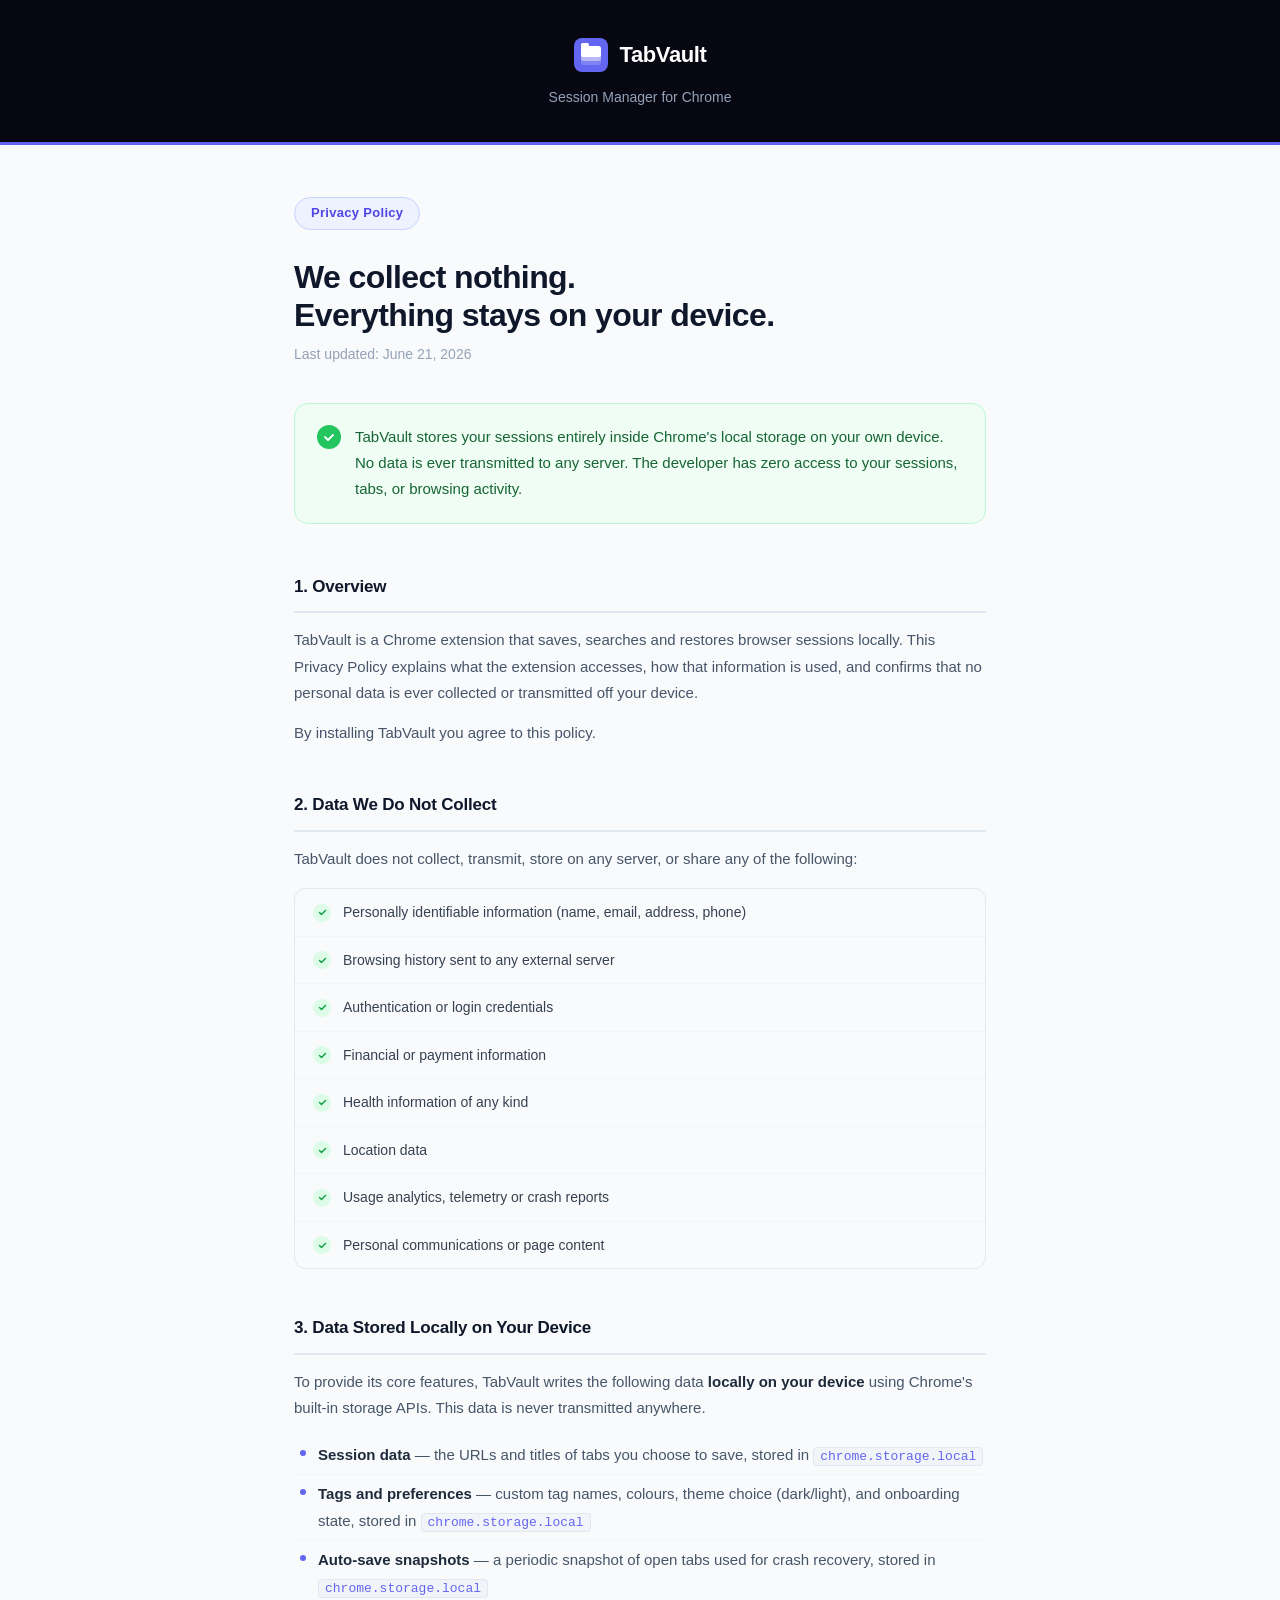
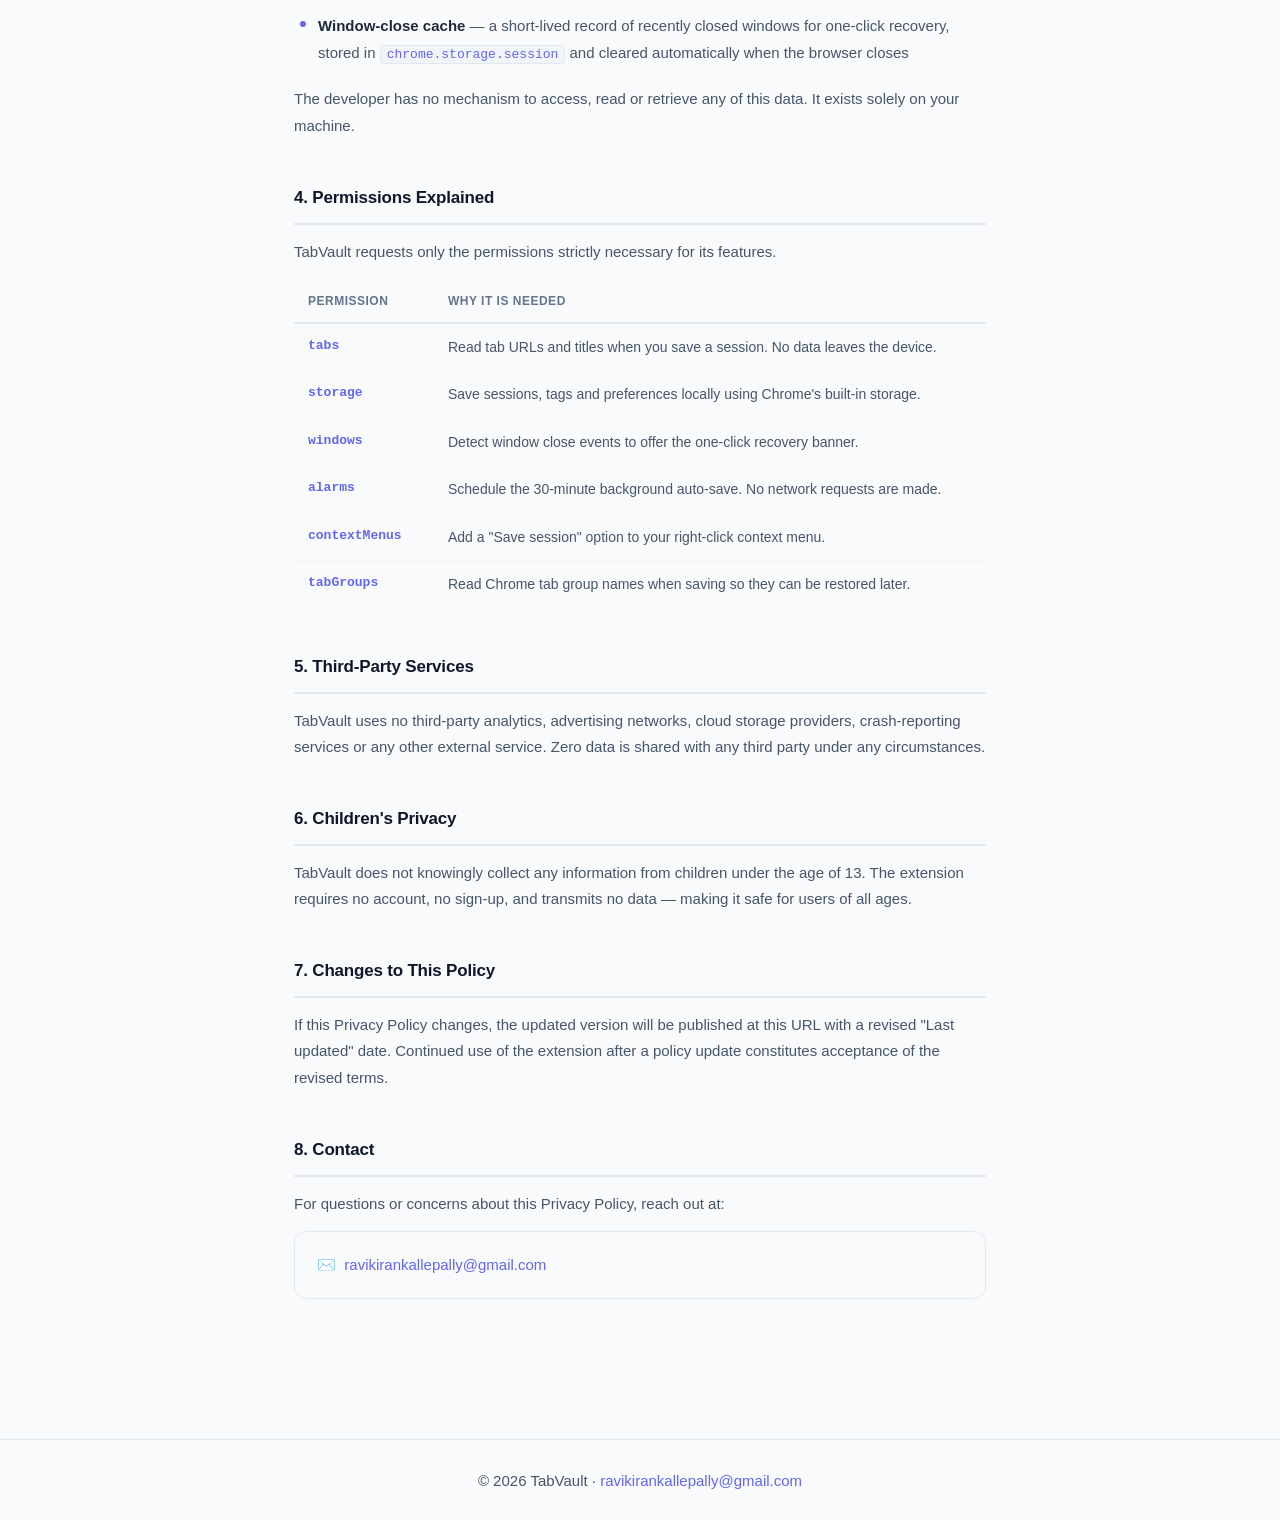
<file: docs/index.html>
<!DOCTYPE html>
<html lang="en">
<head>
  <meta charset="UTF-8" />
  <meta name="viewport" content="width=device-width, initial-scale=1.0" />
  <title>Privacy Policy — TabVault</title>
  <style>
    *, *::before, *::after { box-sizing: border-box; margin: 0; padding: 0; }

    body {
      font-family: -apple-system, BlinkMacSystemFont, 'Segoe UI', Roboto,
                   'Helvetica Neue', Arial, sans-serif;
      background: #f8fafc;
      color: #334155;
      line-height: 1.75;
      -webkit-font-smoothing: antialiased;
    }

    /* ── Header ── */
    header {
      background: #070712;
      padding: 36px 24px 32px;
      text-align: center;
      border-bottom: 3px solid #6366f1;
    }

    .brand {
      display: inline-flex;
      align-items: center;
      gap: 12px;
      margin-bottom: 6px;
    }

    .brand svg { flex-shrink: 0; }

    .brand-name {
      font-size: 22px;
      font-weight: 700;
      color: #ffffff;
      letter-spacing: -0.4px;
    }

    header .sub {
      color: #94a3b8;
      font-size: 14px;
      margin-top: 4px;
    }

    /* ── Main content ── */
    main {
      max-width: 740px;
      margin: 0 auto;
      padding: 52px 24px 96px;
    }

    .page-label {
      display: inline-block;
      background: #eef2ff;
      color: #4f46e5;
      border: 1px solid #c7d2fe;
      border-radius: 100px;
      padding: 4px 16px;
      font-size: 13px;
      font-weight: 600;
      letter-spacing: 0.3px;
      margin-bottom: 28px;
    }

    .page-title {
      font-size: 32px;
      font-weight: 800;
      color: #0f172a;
      letter-spacing: -0.6px;
      margin-bottom: 8px;
      line-height: 1.2;
    }

    .page-date {
      font-size: 14px;
      color: #94a3b8;
      margin-bottom: 36px;
    }

    /* Summary callout */
    .callout {
      display: flex;
      align-items: flex-start;
      gap: 14px;
      background: #f0fdf4;
      border: 1px solid #bbf7d0;
      border-radius: 14px;
      padding: 20px 22px;
      margin-bottom: 48px;
    }

    .callout-icon {
      flex-shrink: 0;
      width: 24px;
      height: 24px;
      background: #22c55e;
      border-radius: 50%;
      display: flex;
      align-items: center;
      justify-content: center;
      margin-top: 1px;
    }

    .callout-icon svg { display: block; }

    .callout p {
      font-size: 15px;
      font-weight: 500;
      color: #166534;
      margin: 0;
    }

    /* Sections */
    section { margin-bottom: 44px; }

    h2 {
      font-size: 17px;
      font-weight: 700;
      color: #0f172a;
      margin-bottom: 14px;
      padding-bottom: 10px;
      border-bottom: 2px solid #e2e8f0;
      letter-spacing: -0.2px;
    }

    p {
      font-size: 15px;
      color: #475569;
      margin-bottom: 14px;
    }

    p:last-child { margin-bottom: 0; }

    ul {
      padding-left: 0;
      list-style: none;
      margin-bottom: 14px;
    }

    ul li {
      font-size: 15px;
      color: #475569;
      padding: 6px 0 6px 24px;
      position: relative;
      border-bottom: 1px solid #f1f5f9;
    }

    ul li:last-child { border-bottom: none; }

    ul li::before {
      content: '';
      position: absolute;
      left: 6px;
      top: 14px;
      width: 6px;
      height: 6px;
      background: #6366f1;
      border-radius: 50%;
    }

    strong { color: #1e293b; font-weight: 600; }

    code {
      background: #f1f5f9;
      border: 1px solid #e2e8f0;
      border-radius: 4px;
      padding: 1px 6px;
      font-size: 13px;
      font-family: 'SF Mono', 'Fira Code', Consolas, monospace;
      color: #6366f1;
    }

    /* "Not collected" checklist */
    .checklist {
      border: 1px solid #e2e8f0;
      border-radius: 12px;
      overflow: hidden;
      margin: 16px 0 20px;
    }

    .check-row {
      display: flex;
      align-items: center;
      gap: 12px;
      padding: 11px 18px;
      border-bottom: 1px solid #f1f5f9;
      font-size: 14px;
      color: #374151;
    }

    .check-row:last-child { border-bottom: none; }

    .check-row .tick {
      flex-shrink: 0;
      width: 18px;
      height: 18px;
      background: #dcfce7;
      border-radius: 50%;
      display: flex;
      align-items: center;
      justify-content: center;
    }

    /* Permissions table */
    .perm-table {
      width: 100%;
      border-collapse: collapse;
      font-size: 14px;
      margin: 16px 0;
    }

    .perm-table th {
      text-align: left;
      background: #f8fafc;
      color: #64748b;
      font-weight: 600;
      font-size: 12px;
      text-transform: uppercase;
      letter-spacing: 0.5px;
      padding: 10px 14px;
      border-bottom: 2px solid #e2e8f0;
    }

    .perm-table td {
      padding: 11px 14px;
      border-bottom: 1px solid #f1f5f9;
      color: #475569;
      vertical-align: top;
    }

    .perm-table tr:last-child td { border-bottom: none; }

    .perm-table td:first-child {
      font-family: 'SF Mono', 'Fira Code', Consolas, monospace;
      color: #6366f1;
      font-size: 13px;
      white-space: nowrap;
      font-weight: 600;
      width: 140px;
    }

    /* Contact */
    .contact-card {
      background: #f8fafc;
      border: 1px solid #e2e8f0;
      border-radius: 12px;
      padding: 20px 22px;
      margin-top: 12px;
    }

    .contact-card p { margin: 0; font-size: 15px; }

    .contact-card a {
      color: #6366f1;
      text-decoration: none;
      font-weight: 500;
    }

    .contact-card a:hover { text-decoration: underline; }

    /* Footer */
    footer {
      text-align: center;
      padding: 28px 24px;
      border-top: 1px solid #e2e8f0;
      font-size: 13px;
      color: #94a3b8;
    }

    footer a { color: #6366f1; text-decoration: none; }

    /* Responsive */
    @media (max-width: 600px) {
      .page-title { font-size: 26px; }
      .perm-table td:first-child { width: auto; }
    }
  </style>
</head>
<body>

<header>
  <div class="brand">
    <svg width="34" height="34" viewBox="0 0 34 34" fill="none">
      <rect width="34" height="34" rx="8" fill="#6366f1"/>
      <rect x="7"  y="16" width="20" height="11" rx="2.5" fill="white" opacity="0.18"/>
      <rect x="7"  y="12" width="20" height="11" rx="2.5" fill="white" opacity="0.44"/>
      <rect x="7"  y="8"  width="20" height="11" rx="2.5" fill="white"/>
      <rect x="7"  y="5"  width="8"  height="5"  rx="1.5" fill="white"/>
    </svg>
    <span class="brand-name">TabVault</span>
  </div>
  <p class="sub">Session Manager for Chrome</p>
</header>

<main>
  <span class="page-label">Privacy Policy</span>
  <h1 class="page-title">We collect nothing.<br>Everything stays on your device.</h1>
  <p class="page-date">Last updated: June 21, 2026</p>

  <div class="callout">
    <div class="callout-icon">
      <svg width="12" height="12" viewBox="0 0 12 12" fill="none">
        <path d="M2 6l3 3 5-5" stroke="white" stroke-width="1.8"
              stroke-linecap="round" stroke-linejoin="round"/>
      </svg>
    </div>
    <p>TabVault stores your sessions entirely inside Chrome's local storage on your own device. No data is ever transmitted to any server. The developer has zero access to your sessions, tabs, or browsing activity.</p>
  </div>

  <!-- 1 -->
  <section>
    <h2>1. Overview</h2>
    <p>TabVault is a Chrome extension that saves, searches and restores browser sessions locally. This Privacy Policy explains what the extension accesses, how that information is used, and confirms that no personal data is ever collected or transmitted off your device.</p>
    <p>By installing TabVault you agree to this policy.</p>
  </section>

  <!-- 2 -->
  <section>
    <h2>2. Data We Do Not Collect</h2>
    <p>TabVault does not collect, transmit, store on any server, or share any of the following:</p>
    <div class="checklist">
      <div class="check-row"><span class="tick"><svg width="9" height="9" viewBox="0 0 9 9" fill="none"><path d="M1.5 4.5l2 2 4-4" stroke="#16a34a" stroke-width="1.5" stroke-linecap="round" stroke-linejoin="round"/></svg></span> Personally identifiable information (name, email, address, phone)</div>
      <div class="check-row"><span class="tick"><svg width="9" height="9" viewBox="0 0 9 9" fill="none"><path d="M1.5 4.5l2 2 4-4" stroke="#16a34a" stroke-width="1.5" stroke-linecap="round" stroke-linejoin="round"/></svg></span> Browsing history sent to any external server</div>
      <div class="check-row"><span class="tick"><svg width="9" height="9" viewBox="0 0 9 9" fill="none"><path d="M1.5 4.5l2 2 4-4" stroke="#16a34a" stroke-width="1.5" stroke-linecap="round" stroke-linejoin="round"/></svg></span> Authentication or login credentials</div>
      <div class="check-row"><span class="tick"><svg width="9" height="9" viewBox="0 0 9 9" fill="none"><path d="M1.5 4.5l2 2 4-4" stroke="#16a34a" stroke-width="1.5" stroke-linecap="round" stroke-linejoin="round"/></svg></span> Financial or payment information</div>
      <div class="check-row"><span class="tick"><svg width="9" height="9" viewBox="0 0 9 9" fill="none"><path d="M1.5 4.5l2 2 4-4" stroke="#16a34a" stroke-width="1.5" stroke-linecap="round" stroke-linejoin="round"/></svg></span> Health information of any kind</div>
      <div class="check-row"><span class="tick"><svg width="9" height="9" viewBox="0 0 9 9" fill="none"><path d="M1.5 4.5l2 2 4-4" stroke="#16a34a" stroke-width="1.5" stroke-linecap="round" stroke-linejoin="round"/></svg></span> Location data</div>
      <div class="check-row"><span class="tick"><svg width="9" height="9" viewBox="0 0 9 9" fill="none"><path d="M1.5 4.5l2 2 4-4" stroke="#16a34a" stroke-width="1.5" stroke-linecap="round" stroke-linejoin="round"/></svg></span> Usage analytics, telemetry or crash reports</div>
      <div class="check-row"><span class="tick"><svg width="9" height="9" viewBox="0 0 9 9" fill="none"><path d="M1.5 4.5l2 2 4-4" stroke="#16a34a" stroke-width="1.5" stroke-linecap="round" stroke-linejoin="round"/></svg></span> Personal communications or page content</div>
    </div>
  </section>

  <!-- 3 -->
  <section>
    <h2>3. Data Stored Locally on Your Device</h2>
    <p>To provide its core features, TabVault writes the following data <strong>locally on your device</strong> using Chrome's built-in storage APIs. This data is never transmitted anywhere.</p>
    <ul>
      <li><strong>Session data</strong> — the URLs and titles of tabs you choose to save, stored in <code>chrome.storage.local</code></li>
      <li><strong>Tags and preferences</strong> — custom tag names, colours, theme choice (dark/light), and onboarding state, stored in <code>chrome.storage.local</code></li>
      <li><strong>Auto-save snapshots</strong> — a periodic snapshot of open tabs used for crash recovery, stored in <code>chrome.storage.local</code></li>
      <li><strong>Window-close cache</strong> — a short-lived record of recently closed windows for one-click recovery, stored in <code>chrome.storage.session</code> and cleared automatically when the browser closes</li>
    </ul>
    <p>The developer has no mechanism to access, read or retrieve any of this data. It exists solely on your machine.</p>
  </section>

  <!-- 4 -->
  <section>
    <h2>4. Permissions Explained</h2>
    <p>TabVault requests only the permissions strictly necessary for its features.</p>
    <table class="perm-table">
      <thead>
        <tr><th>Permission</th><th>Why it is needed</th></tr>
      </thead>
      <tbody>
        <tr><td>tabs</td><td>Read tab URLs and titles when you save a session. No data leaves the device.</td></tr>
        <tr><td>storage</td><td>Save sessions, tags and preferences locally using Chrome's built-in storage.</td></tr>
        <tr><td>windows</td><td>Detect window close events to offer the one-click recovery banner.</td></tr>
        <tr><td>alarms</td><td>Schedule the 30-minute background auto-save. No network requests are made.</td></tr>
        <tr><td>contextMenus</td><td>Add a "Save session" option to your right-click context menu.</td></tr>
        <tr><td>tabGroups</td><td>Read Chrome tab group names when saving so they can be restored later.</td></tr>
      </tbody>
    </table>
  </section>

  <!-- 5 -->
  <section>
    <h2>5. Third-Party Services</h2>
    <p>TabVault uses no third-party analytics, advertising networks, cloud storage providers, crash-reporting services or any other external service. Zero data is shared with any third party under any circumstances.</p>
  </section>

  <!-- 6 -->
  <section>
    <h2>6. Children's Privacy</h2>
    <p>TabVault does not knowingly collect any information from children under the age of 13. The extension requires no account, no sign-up, and transmits no data — making it safe for users of all ages.</p>
  </section>

  <!-- 7 -->
  <section>
    <h2>7. Changes to This Policy</h2>
    <p>If this Privacy Policy changes, the updated version will be published at this URL with a revised "Last updated" date. Continued use of the extension after a policy update constitutes acceptance of the revised terms.</p>
  </section>

  <!-- 8 -->
  <section>
    <h2>8. Contact</h2>
    <p>For questions or concerns about this Privacy Policy, reach out at:</p>
    <div class="contact-card">
      <p>✉️ &nbsp;<a href="mailto:ravikirankallepally@gmail.com">ravikirankallepally@gmail.com</a></p>
    </div>
  </section>
</main>

<footer>
  <p>© 2026 TabVault · <a href="mailto:ravikirankallepally@gmail.com">ravikirankallepally@gmail.com</a></p>
</footer>

</body>
</html>
</file>
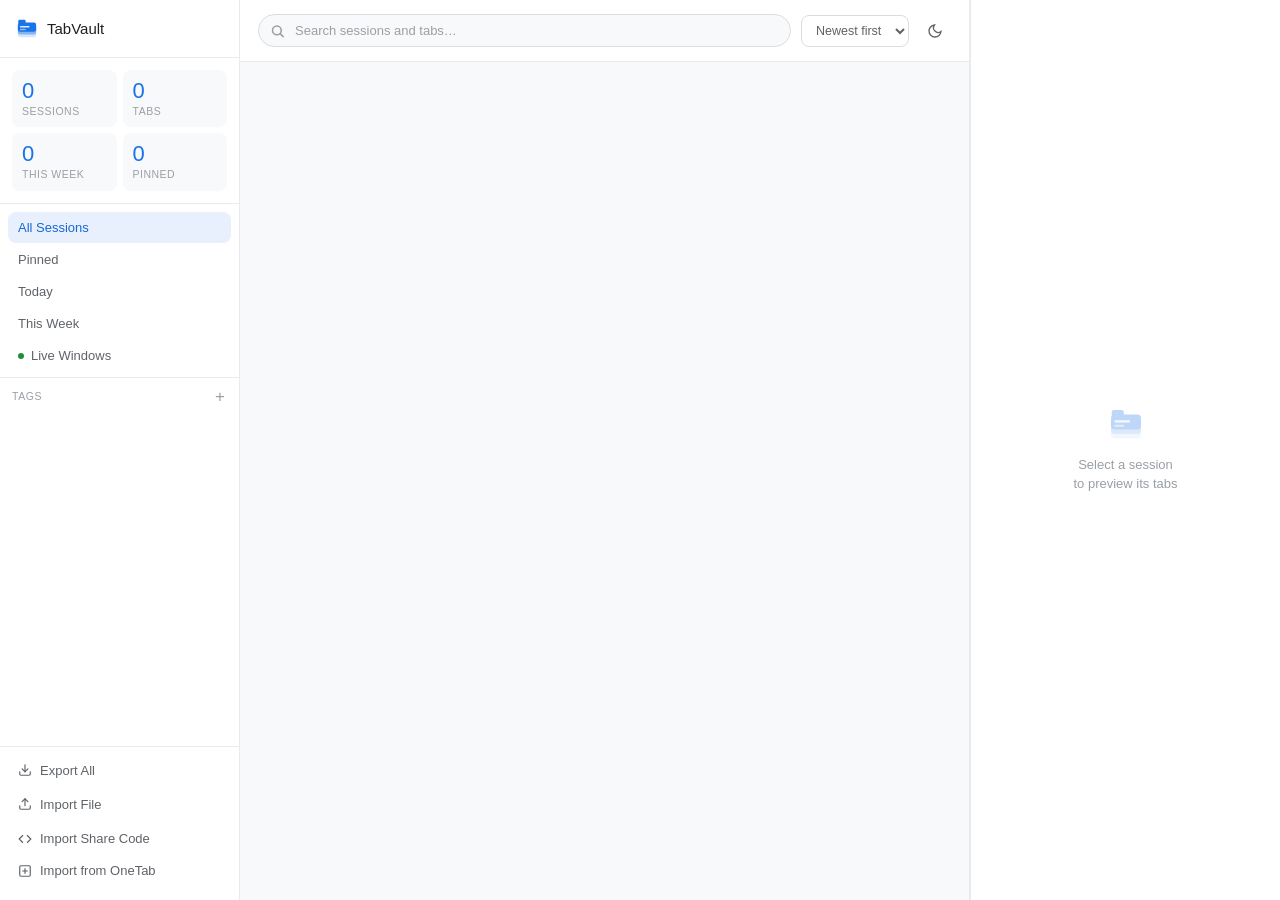
<file: dashboard/dashboard.html>
<!DOCTYPE html>
<html lang="en">
<head>
  <meta charset="UTF-8" />
  <meta name="viewport" content="width=device-width, initial-scale=1.0" />
  <title>TabVault – Dashboard</title>
  <link rel="stylesheet" href="dashboard.css" />
</head>
<body>
  <div class="layout">

    <!-- ── Sidebar ── -->
    <aside class="sidebar">
      <div class="brand">
        <svg width="22" height="22" viewBox="0 0 24 24" fill="none">
          <rect x="2" y="11" width="20" height="10" rx="2.5" fill="#1A73E8" opacity="0.18"/>
          <rect x="2" y="8"  width="20" height="10" rx="2.5" fill="#1A73E8" opacity="0.44"/>
          <rect x="2" y="5"  width="20" height="10" rx="2.5" fill="#1A73E8"/>
          <rect x="2.5" y="2" width="8"  height="4.5" rx="1.5" fill="#1A73E8"/>
          <line x1="5" y1="9.5"  x2="14" y2="9.5"  stroke="white" stroke-width="1.5" stroke-linecap="round" opacity="0.85"/>
          <line x1="5" y1="12.5" x2="10" y2="12.5" stroke="white" stroke-width="1.5" stroke-linecap="round" opacity="0.5"/>
        </svg>
        <span>TabVault</span>
      </div>

      <!-- Stats -->
      <div class="sidebar-stats" id="sidebarStats">
        <div class="stat"><span id="statSessions">0</span><small>sessions</small></div>
        <div class="stat"><span id="statTabs">0</span><small>tabs</small></div>
        <div class="stat"><span id="statWeek">0</span><small>this week</small></div>
        <div class="stat"><span id="statPinned">0</span><small>pinned</small></div>
      </div>

      <!-- Filter nav -->
      <nav class="sidebar-nav">
        <button class="nav-item active" data-filter="all">All Sessions</button>
        <button class="nav-item" data-filter="pinned">Pinned</button>
        <button class="nav-item" data-filter="today">Today</button>
        <button class="nav-item" data-filter="week">This Week</button>
        <button class="nav-item" data-filter="live">
          <span class="live-indicator"></span> Live Windows
        </button>
      </nav>

      <!-- Tags -->
      <div class="sidebar-tags" id="sidebarTags">
        <div class="sidebar-section-hdr">
          Tags
          <button class="tag-new-btn" id="tagNewBtn" title="New tag">+</button>
        </div>
        <div id="tagList"></div>
        <div class="new-tag-form hidden" id="newTagForm">
          <input class="new-tag-input" id="newTagInput" placeholder="Tag name…" maxlength="24" />
        </div>
      </div>

      <!-- Footer -->
      <div class="sidebar-footer">
        <button class="sidebar-btn" id="exportBtn">
          <svg width="14" height="14" viewBox="0 0 24 24" fill="none" stroke="currentColor" stroke-width="2" stroke-linecap="round"><path d="M21 15v4a2 2 0 0 1-2 2H5a2 2 0 0 1-2-2v-4"/><polyline points="7 10 12 15 17 10"/><line x1="12" y1="15" x2="12" y2="3"/></svg>
          Export All
        </button>
        <label class="sidebar-btn">
          <svg width="14" height="14" viewBox="0 0 24 24" fill="none" stroke="currentColor" stroke-width="2" stroke-linecap="round"><path d="M21 15v4a2 2 0 0 1-2 2H5a2 2 0 0 1-2-2v-4"/><polyline points="17 8 12 3 7 8"/><line x1="12" y1="3" x2="12" y2="15"/></svg>
          Import File
          <input type="file" id="importFile" accept=".json" hidden />
        </label>
        <button class="sidebar-btn" id="importCodeBtn">
          <svg width="14" height="14" viewBox="0 0 24 24" fill="none" stroke="currentColor" stroke-width="2" stroke-linecap="round"><polyline points="16 18 22 12 16 6"/><polyline points="8 6 2 12 8 18"/></svg>
          Import Share Code
        </button>
        <div class="import-code-wrap hidden" id="importCodeWrap">
          <input class="import-code-input" id="importCodeInput" placeholder="Paste tv1:… code" />
          <button class="sidebar-btn-sm" id="importCodeSubmit">Import</button>
        </div>
        <button class="sidebar-btn" id="importOneTabBtn">
          <svg width="14" height="14" viewBox="0 0 24 24" fill="none" stroke="currentColor" stroke-width="2" stroke-linecap="round"><rect x="3" y="3" width="18" height="18" rx="2"/><path d="M8 12h8M12 8v8"/></svg>
          Import from OneTab
        </button>
        <div class="import-code-wrap hidden" id="importOneTabWrap">
          <textarea class="import-onetab-input" id="importOneTabInput" placeholder="Paste your OneTab export here…&#10;&#10;(Open OneTab → Export / Import → copy all text)" rows="5"></textarea>
          <button class="sidebar-btn-sm" id="importOneTabSubmit">Import Sessions</button>
        </div>

      </div>
    </aside>

    <!-- ── Main ── -->
    <main class="main">
      <div class="topbar">
        <div class="search-wrap">
          <svg class="search-icon" width="15" height="15" viewBox="0 0 24 24" fill="none" stroke="currentColor" stroke-width="2.5" stroke-linecap="round">
            <circle cx="11" cy="11" r="7"/><path d="m21 21-4.35-4.35"/>
          </svg>
          <input id="search" class="search-input" type="text" placeholder="Search sessions and tabs…" autocomplete="off" />
        </div>
        <div class="sort-wrap" id="sortWrap">
          <select id="sortSelect" class="sort-select">
            <option value="newest">Newest first</option>
            <option value="oldest">Oldest first</option>
            <option value="name">Name A–Z</option>
            <option value="tabs">Most tabs</option>
          </select>
        </div>
        <button class="icon-btn" id="themeToggle" title="Toggle dark mode">
          <svg class="theme-icon-moon" width="16" height="16" viewBox="0 0 24 24" fill="none" stroke="currentColor" stroke-width="2" stroke-linecap="round"><path d="M21 12.79A9 9 0 1 1 11.21 3 7 7 0 0 0 21 12.79z"/></svg>
          <svg class="theme-icon-sun"  width="16" height="16" viewBox="0 0 24 24" fill="none" stroke="currentColor" stroke-width="2" stroke-linecap="round"><circle cx="12" cy="12" r="5"/><line x1="12" y1="1" x2="12" y2="3"/><line x1="12" y1="21" x2="12" y2="23"/><line x1="4.22" y1="4.22" x2="5.64" y2="5.64"/><line x1="18.36" y1="18.36" x2="19.78" y2="19.78"/><line x1="1" y1="12" x2="3" y2="12"/><line x1="21" y1="12" x2="23" y2="12"/><line x1="4.22" y1="19.78" x2="5.64" y2="18.36"/><line x1="18.36" y1="5.64" x2="19.78" y2="4.22"/></svg>
        </button>
      </div>

      <div class="content" id="content">
        <div class="empty-state" id="emptyState" style="display:none">
          <svg width="56" height="56" viewBox="0 0 24 24" fill="none" opacity="0.35">
            <rect x="2" y="9" width="20" height="12" rx="3.5" fill="#1A73E8" opacity="0.18"/>
            <rect x="2" y="6" width="20" height="12" rx="3.5" fill="#1A73E8" opacity="0.44"/>
            <rect x="2" y="3" width="20" height="12" rx="3.5" fill="#1A73E8"/>
            <line x1="5.5" y1="8" x2="14.5" y2="8" stroke="white" stroke-width="1.5" stroke-linecap="round" opacity="0.85"/>
            <line x1="5.5" y1="11" x2="11"   y2="11" stroke="white" stroke-width="1.5" stroke-linecap="round" opacity="0.5"/>
          </svg>
          <h3 id="emptyTitle">No sessions yet</h3>
          <p id="emptyMsg">Open the extension popup and save your first session.</p>
        </div>
        <div id="sessionGrid" class="session-grid"></div>
      </div>
    </main>

    <!-- ── Detail panel ── -->
    <aside class="detail-panel" id="detailPanel">
      <div class="detail-empty" id="detailEmpty">
        <svg width="36" height="36" viewBox="0 0 24 24" fill="none" opacity="0.28">
          <rect x="2" y="11" width="20" height="10" rx="2.5" fill="#1A73E8" opacity="0.18"/>
          <rect x="2" y="8"  width="20" height="10" rx="2.5" fill="#1A73E8" opacity="0.44"/>
          <rect x="2" y="5"  width="20" height="10" rx="2.5" fill="#1A73E8"/>
          <rect x="2.5" y="2" width="8"  height="4.5" rx="1.5" fill="#1A73E8"/>
          <line x1="5" y1="9.5"  x2="14" y2="9.5"  stroke="white" stroke-width="1.5" stroke-linecap="round" opacity="0.85"/>
          <line x1="5" y1="12.5" x2="10" y2="12.5" stroke="white" stroke-width="1.5" stroke-linecap="round" opacity="0.5"/>
        </svg>
        <p>Select a session<br/>to preview its tabs</p>
      </div>
      <div class="detail-content hidden" id="detailContent">
        <div class="detail-header">
          <div class="detail-title-row">
            <div class="detail-title" id="detailTitle"></div>
            <button class="detail-icon-btn" id="duplicateBtn" title="Duplicate session">
              <svg width="13" height="13" viewBox="0 0 24 24" fill="none" stroke="currentColor" stroke-width="2" stroke-linecap="round"><rect x="9" y="9" width="13" height="13" rx="2"/><path d="M5 15H4a2 2 0 0 1-2-2V4a2 2 0 0 1 2-2h9a2 2 0 0 1 2 2v1"/></svg>
            </button>
            <button class="detail-icon-btn" id="shareBtn" title="Share session">
              <svg width="13" height="13" viewBox="0 0 24 24" fill="none" stroke="currentColor" stroke-width="2" stroke-linecap="round"><circle cx="18" cy="5" r="3"/><circle cx="6" cy="12" r="3"/><circle cx="18" cy="19" r="3"/><line x1="8.59" y1="13.51" x2="15.42" y2="17.49"/><line x1="15.41" y1="6.51" x2="8.59" y2="10.49"/></svg>
            </button>
            <button class="detail-icon-btn" id="closeDetailBtn" title="Close panel">
              <svg width="13" height="13" viewBox="0 0 24 24" fill="none" stroke="currentColor" stroke-width="2.5" stroke-linecap="round"><line x1="18" y1="6" x2="6" y2="18"/><line x1="6" y1="6" x2="18" y2="18"/></svg>
            </button>
          </div>
          <div class="detail-meta" id="detailMeta"></div>
          <!-- Tab group chips -->
          <div class="detail-groups hidden" id="detailGroups"></div>
          <!-- Tags on session -->
          <div class="detail-tags" id="detailTags"></div>
          <button class="detail-restore" id="detailRestore">Open in new window</button>
          <!-- Share panel -->
          <div class="share-panel hidden" id="sharePanel">
            <div class="share-code" id="shareCode"></div>
            <button class="share-copy-btn" id="shareCopyBtn">Copy Code</button>
          </div>
        </div>
        <div class="tabs-list" id="tabsList"></div>
        <!-- Notes -->
        <div class="notes-section">
          <label class="notes-label">Notes</label>
          <textarea class="notes-textarea" id="sessionNotes" placeholder="Add context, links, or reminders for this session…" rows="3"></textarea>
        </div>
      </div>

      <!-- Live window detail -->
      <div class="detail-content hidden" id="windowDetailContent">
        <div class="detail-header">
          <div class="detail-title-row">
            <div class="detail-title" id="windowDetailTitle">Window</div>
            <button class="detail-icon-btn" id="closeWinDetailBtn" title="Close panel">
              <svg width="13" height="13" viewBox="0 0 24 24" fill="none" stroke="currentColor" stroke-width="2.5" stroke-linecap="round"><line x1="18" y1="6" x2="6" y2="18"/><line x1="6" y1="6" x2="18" y2="18"/></svg>
            </button>
          </div>
          <div class="detail-meta" id="windowDetailMeta"></div>
          <button class="detail-restore" id="saveWindowBtn">Save as Session</button>
        </div>
        <div class="tabs-list" id="windowTabsList"></div>
      </div>
    </aside>

  </div>

  <div class="toast" id="toastEl">
    <span class="toast-msg" id="toastMsg"></span>
    <button class="toast-undo hidden" id="toastUndo">Undo</button>
  </div>

  <script type="module" src="dashboard.js"></script>
</body>
</html>
</file>
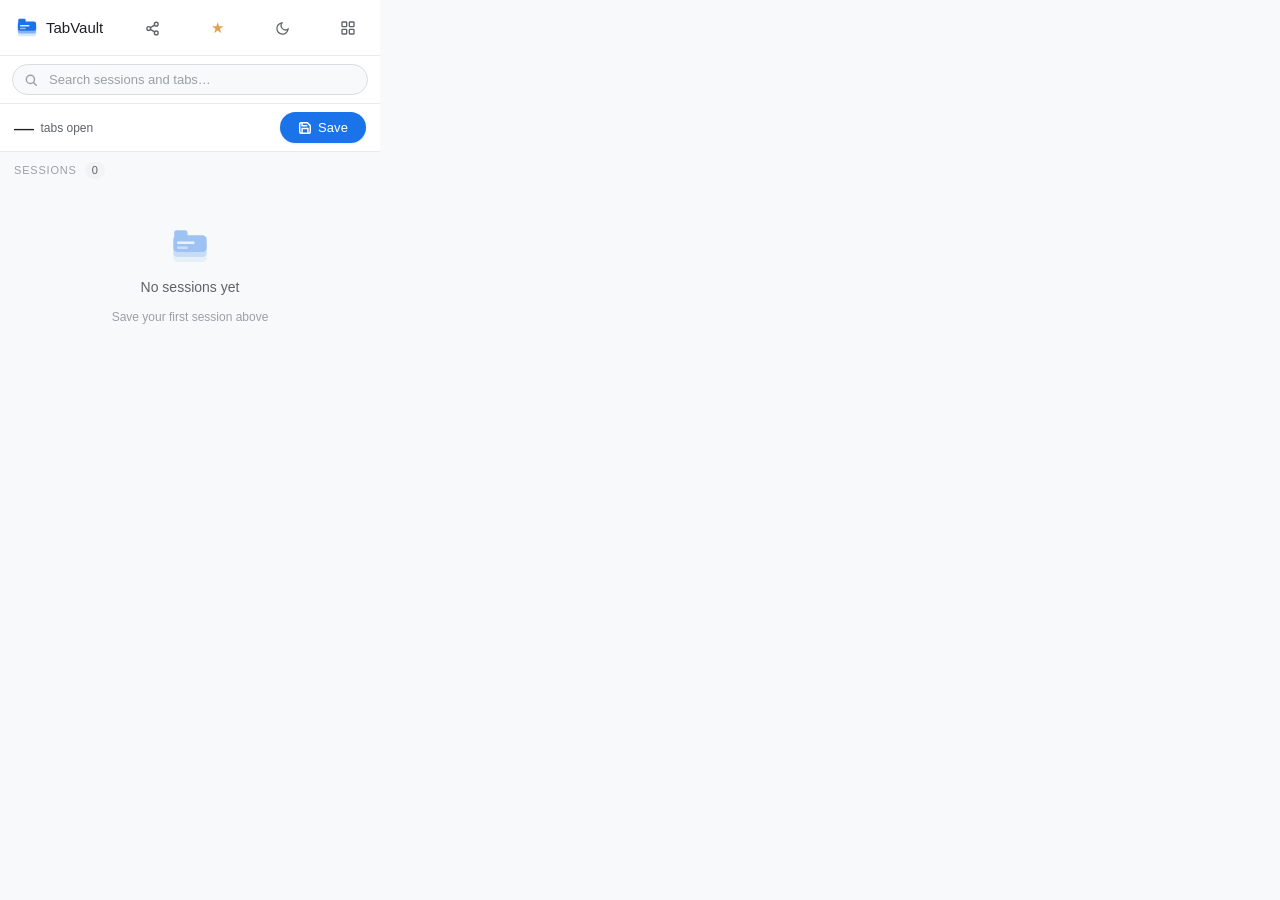
<file: popup/popup.html>
<!DOCTYPE html>
<html lang="en">
<head>
  <meta charset="UTF-8" />
  <meta name="viewport" content="width=device-width, initial-scale=1.0" />
  <title>TabVault</title>
  <link rel="stylesheet" href="popup.css" />
</head>
<body>
  <div class="app">

    <!-- ── Header ── -->
    <header class="header">
      <div class="logo">
        <svg width="22" height="22" viewBox="0 0 24 24" fill="none">
          <rect x="2" y="11" width="20" height="10" rx="2.5" fill="#1A73E8" opacity="0.18"/>
          <rect x="2" y="8"  width="20" height="10" rx="2.5" fill="#1A73E8" opacity="0.44"/>
          <rect x="2" y="5"  width="20" height="10" rx="2.5" fill="#1A73E8"/>
          <rect x="2.5" y="2" width="8"  height="4.5" rx="1.5" fill="#1A73E8"/>
          <line x1="5" y1="9.5"  x2="14" y2="9.5"  stroke="white" stroke-width="1.5" stroke-linecap="round" opacity="0.85"/>
          <line x1="5" y1="12.5" x2="10" y2="12.5" stroke="white" stroke-width="1.5" stroke-linecap="round" opacity="0.5"/>
        </svg>
        <span>TabVault</span>
      </div>
      <button class="icon-btn" id="shareBtn" title="Share TabVault">
        <svg width="15" height="15" viewBox="0 0 24 24" fill="none" stroke="currentColor" stroke-width="2.2" stroke-linecap="round" stroke-linejoin="round">
          <circle cx="18" cy="5" r="3"/><circle cx="6" cy="12" r="3"/><circle cx="18" cy="19" r="3"/>
          <line x1="8.59" y1="13.51" x2="15.42" y2="17.49"/><line x1="15.41" y1="6.51" x2="8.59" y2="10.49"/>
        </svg>
      </button>
      <button class="icon-btn rate-star-btn" id="rateFooter" title="Rate TabVault ★">★</button>
      <button class="icon-btn" id="themeToggle" title="Toggle dark mode">
        <svg class="theme-icon-moon" width="15" height="15" viewBox="0 0 24 24" fill="none" stroke="currentColor" stroke-width="2" stroke-linecap="round"><path d="M21 12.79A9 9 0 1 1 11.21 3 7 7 0 0 0 21 12.79z"/></svg>
        <svg class="theme-icon-sun"  width="15" height="15" viewBox="0 0 24 24" fill="none" stroke="currentColor" stroke-width="2" stroke-linecap="round"><circle cx="12" cy="12" r="5"/><line x1="12" y1="1" x2="12" y2="3"/><line x1="12" y1="21" x2="12" y2="23"/><line x1="4.22" y1="4.22" x2="5.64" y2="5.64"/><line x1="18.36" y1="18.36" x2="19.78" y2="19.78"/><line x1="1" y1="12" x2="3" y2="12"/><line x1="21" y1="12" x2="23" y2="12"/><line x1="4.22" y1="19.78" x2="5.64" y2="18.36"/><line x1="18.36" y1="5.64" x2="19.78" y2="4.22"/></svg>
      </button>
      <button class="icon-btn" id="openDashboard" title="Open full dashboard">
        <svg width="16" height="16" viewBox="0 0 24 24" fill="none" stroke="currentColor" stroke-width="2" stroke-linecap="round">
          <rect x="3" y="3" width="7" height="7" rx="1"/><rect x="14" y="3" width="7" height="7" rx="1"/>
          <rect x="3" y="14" width="7" height="7" rx="1"/><rect x="14" y="14" width="7" height="7" rx="1"/>
        </svg>
      </button>
    </header>

    <!-- ── Search ── -->
    <div class="search-wrap">
      <svg class="search-icon" width="14" height="14" viewBox="0 0 24 24" fill="none" stroke="currentColor" stroke-width="2.5" stroke-linecap="round">
        <circle cx="11" cy="11" r="7"/><path d="m21 21-4.35-4.35"/>
      </svg>
      <input id="search" class="search-input" type="text" placeholder="Search sessions and tabs…" autocomplete="off" />
      <button class="clear-btn hidden" id="clearSearch">✕</button>
    </div>

    <!-- ── Save bar ── -->
    <div class="save-bar" id="saveBar">
      <div class="tab-count-info">
        <span id="currentTabCount" class="tab-count-badge">—</span>
        <span class="tab-count-label">tabs open</span>
      </div>
      <div class="save-actions">
        <button class="btn-save" id="saveBtn">
          <svg width="14" height="14" viewBox="0 0 24 24" fill="none" stroke="currentColor" stroke-width="2.5" stroke-linecap="round">
            <path d="M19 21H5a2 2 0 0 1-2-2V5a2 2 0 0 1 2-2h11l5 5v11a2 2 0 0 1-2 2z"/>
            <polyline points="17 21 17 13 7 13 7 21"/><polyline points="7 3 7 8 15 8"/>
          </svg>
          Save
        </button>
      </div>
    </div>

    <!-- ── Name bar (with AI) ── -->
    <div class="name-bar hidden" id="nameBar">
      <div class="name-input-wrap">
        <input id="nameInput" class="name-input" type="text" placeholder="Name this session…" maxlength="60" />
      </div>
      <div class="name-actions">
        <button class="btn-ghost" id="cancelSave">Cancel</button>
        <button class="btn-save-keep" id="confirmSave">Save</button>
        <button class="btn-confirm" id="confirmSaveClose">Save &amp; Close Tabs</button>
      </div>
    </div>

    <!-- ── Recovery banner ── -->
    <div class="recovery-banner hidden" id="recoveryBanner">
      <div class="rb-left">
        <svg width="15" height="15" viewBox="0 0 24 24" fill="none" stroke="#10b981" stroke-width="2" stroke-linecap="round">
          <path d="M12 22s8-4 8-10V5l-8-3-8 3v7c0 6 8 10 8 10z"/>
        </svg>
        <div class="rb-text">
          <span class="rb-title">Session recovered</span>
          <span class="rb-sub" id="recoverySub"></span>
        </div>
      </div>
      <div class="rb-right">
        <button class="rb-btn" id="recoveryRestore">Restore</button>
        <button class="rb-x" id="recoveryClose">✕</button>
      </div>
    </div>

    <!-- ── Closed window recovery banner ── -->
    <div class="recovery-banner hidden" id="closedWinBanner">
      <div class="rb-left">
        <svg width="15" height="15" viewBox="0 0 24 24" fill="none" stroke="#6366f1" stroke-width="2" stroke-linecap="round">
          <rect x="2" y="3" width="20" height="15" rx="2"/><path d="M2 7h20"/>
        </svg>
        <div class="rb-text">
          <span class="rb-title">Window closed</span>
          <span class="rb-sub" id="closedWinSub"></span>
        </div>
      </div>
      <div class="rb-right">
        <button class="rb-btn" id="closedWinRestore">Restore</button>
        <button class="rb-x" id="closedWinClose">✕</button>
      </div>
    </div>

    <!-- ── Sessions header + tag filter ── -->
    <div class="sessions-header">
      <span class="sessions-label">Sessions</span>
      <span class="sessions-count" id="sessionsCount">0</span>
    </div>
    <div class="tag-filter-row hidden" id="tagFilterRow"></div>

    <!-- ── Sessions list ── -->
    <div class="sessions-list" id="sessionsList">
      <div class="empty-state" id="emptyState">
        <svg width="40" height="40" viewBox="0 0 24 24" fill="none" opacity="0.4">
          <rect x="2" y="11" width="20" height="10" rx="2.5" fill="#1A73E8" opacity="0.18"/>
          <rect x="2" y="8"  width="20" height="10" rx="2.5" fill="#1A73E8" opacity="0.44"/>
          <rect x="2" y="5"  width="20" height="10" rx="2.5" fill="#1A73E8"/>
          <rect x="2.5" y="2" width="8"  height="4.5" rx="1.5" fill="#1A73E8"/>
          <line x1="5" y1="9.5"  x2="14" y2="9.5"  stroke="white" stroke-width="1.5" stroke-linecap="round" opacity="0.85"/>
          <line x1="5" y1="12.5" x2="10" y2="12.5" stroke="white" stroke-width="1.5" stroke-linecap="round" opacity="0.5"/>
        </svg>
        <p>No sessions yet</p>
        <span>Save your first session above</span>
      </div>
    </div>

    <!-- ── Context menu ── -->
    <div class="context-menu hidden" id="contextMenu">
      <button class="menu-item" data-action="restore-new">Open in new window</button>
      <button class="menu-item" data-action="restore-here">Add to this window</button>
      <div class="menu-divider"></div>
      <button class="menu-item" data-action="rename">Rename</button>
      <button class="menu-item" data-action="duplicate">Duplicate</button>
      <button class="menu-item" data-action="pin">Pin to top</button>
      <div class="menu-divider"></div>
      <button class="menu-item danger" data-action="delete">Delete</button>
    </div>

    <!-- ── Tag popover ── -->
    <div class="tag-popover hidden" id="tagPopover">
      <div class="tag-pop-list" id="tagPopList"></div>
      <input class="tag-pop-input" id="tagPopInput" placeholder="New tag…" maxlength="24" />
    </div>

    <!-- ── Onboarding overlay ── -->
    <!-- ── Share modal ── -->
    <div class="share-backdrop hidden" id="shareBackdrop">
      <div class="share-card">
        <div class="share-header">
          <div class="share-title-wrap">
            <svg width="18" height="18" viewBox="0 0 24 24" fill="none">
              <rect x="2" y="11" width="20" height="10" rx="2.5" fill="#1A73E8" opacity="0.18"/>
              <rect x="2" y="8"  width="20" height="10" rx="2.5" fill="#1A73E8" opacity="0.44"/>
              <rect x="2" y="5"  width="20" height="10" rx="2.5" fill="#1A73E8"/>
              <rect x="2.5" y="2" width="8" height="4.5" rx="1.5" fill="#1A73E8"/>
            </svg>
            <span class="share-title">TabVault – Session Manager</span>
          </div>
          <button class="share-close" id="shareClose">✕</button>
        </div>
        <p class="share-sub">Share this extension</p>
        <div class="share-icons">
          <!-- LinkedIn -->
          <button class="share-icon-btn" id="shareLinkedIn" title="Share on LinkedIn" style="background:#0A66C2">
            <svg width="18" height="18" viewBox="0 0 24 24" fill="white"><path d="M16 8a6 6 0 0 1 6 6v7h-4v-7a2 2 0 0 0-2-2 2 2 0 0 0-2 2v7h-4v-7a6 6 0 0 1 6-6z"/><rect x="2" y="9" width="4" height="12"/><circle cx="4" cy="4" r="2"/></svg>
          </button>
          <!-- Facebook -->
          <button class="share-icon-btn" id="shareFacebook" title="Share on Facebook" style="background:#1877F2">
            <svg width="18" height="18" viewBox="0 0 24 24" fill="white"><path d="M18 2h-3a5 5 0 0 0-5 5v3H7v4h3v8h4v-8h3l1-4h-4V7a1 1 0 0 1 1-1h3z"/></svg>
          </button>
          <!-- Reddit -->
          <button class="share-icon-btn" id="shareReddit" title="Share on Reddit" style="background:#FF4500">
            <svg width="18" height="18" viewBox="0 0 24 24" fill="white"><circle cx="12" cy="12" r="10"/><path fill="#FF4500" d="M12 2a10 10 0 1 0 0 20A10 10 0 0 0 12 2z"/><path fill="white" d="M20 12a2 2 0 0 0-2-2 2 2 0 0 0-1.3.5C15.3 9.7 13.8 9.2 12 9.1l.7-3.3 2.3.5a1.5 1.5 0 1 0 .2-.8l-2.6-.6L11.7 9c-1.8.1-3.3.6-4.4 1.4A2 2 0 0 0 4 12a2 2 0 0 0 1 1.7 3.5 3.5 0 0 0 0 .5c0 2.5 2.9 4.5 6.5 4.5s6.5-2 6.5-4.5a3.5 3.5 0 0 0 0-.5A2 2 0 0 0 20 12zm-13 1a1 1 0 1 1 2 0 1 1 0 0 1-2 0zm5.5 3.5c-.9 0-1.6-.3-1.6-.6s.7-.6 1.6-.6 1.6.3 1.6.6-.7.6-1.6.6zm3.5-2.5a1 1 0 1 1 0-2 1 1 0 0 1 0 2z"/></svg>
          </button>
          <!-- X / Twitter -->
          <button class="share-icon-btn" id="shareX" title="Share on X" style="background:#000">
            <svg width="16" height="16" viewBox="0 0 24 24" fill="white"><path d="M18.244 2.25h3.308l-7.227 8.26 8.502 11.24H16.17l-4.714-6.231-5.401 6.231H2.747l7.73-8.835L1.254 2.25H8.08l4.253 5.622L18.244 2.25zm-1.161 17.52h1.833L7.084 4.126H5.117L17.083 19.77z"/></svg>
          </button>
          <!-- WhatsApp -->
          <button class="share-icon-btn" id="shareWhatsApp" title="Share on WhatsApp" style="background:#25D366">
            <svg width="18" height="18" viewBox="0 0 24 24" fill="white"><path d="M17.472 14.382c-.297-.149-1.758-.867-2.03-.967-.273-.099-.471-.148-.67.15-.197.297-.767.966-.94 1.164-.173.199-.347.223-.644.075-.297-.15-1.255-.463-2.39-1.475-.883-.788-1.48-1.761-1.653-2.059-.173-.297-.018-.458.13-.606.134-.133.298-.347.446-.52.149-.174.198-.298.298-.497.099-.198.05-.371-.025-.52-.075-.149-.669-1.612-.916-2.207-.242-.579-.487-.5-.669-.51-.173-.008-.371-.01-.57-.01-.198 0-.52.074-.792.372-.272.297-1.04 1.016-1.04 2.479 0 1.462 1.065 2.875 1.213 3.074.149.198 2.096 3.2 5.077 4.487.709.306 1.262.489 1.694.625.712.227 1.36.195 1.871.118.571-.085 1.758-.719 2.006-1.413.248-.694.248-1.289.173-1.413-.074-.124-.272-.198-.57-.347m-5.421 7.403h-.004a9.87 9.87 0 0 1-5.031-1.378l-.361-.214-3.741.982.998-3.648-.235-.374a9.86 9.86 0 0 1-1.51-5.26c.001-5.45 4.436-9.884 9.888-9.884 2.64 0 5.122 1.03 6.988 2.898a9.825 9.825 0 0 1 2.893 6.994c-.003 5.45-4.437 9.884-9.885 9.884m8.413-18.297A11.815 11.815 0 0 0 12.05 0C5.495 0 .16 5.335.157 11.892c0 2.096.547 4.142 1.588 5.945L.057 24l6.305-1.654a11.882 11.882 0 0 0 5.683 1.448h.005c6.554 0 11.89-5.335 11.893-11.893a11.821 11.821 0 0 0-3.48-8.413z"/></svg>
          </button>
        </div>
        <div class="share-url-row">
          <span class="share-url-text" id="shareUrl"></span>
          <button class="share-copy-btn" id="shareCopy">Copy</button>
        </div>
      </div>
    </div>

    <div class="onboarding hidden" id="onboarding">
      <div class="ob-wrap">

        <div class="ob-step" id="obStep0">
          <div class="ob-icon">
            <svg width="52" height="52" viewBox="0 0 24 24" fill="none">
              <rect x="2" y="9" width="20" height="12" rx="3.5" fill="#1A73E8" opacity="0.18"/>
              <rect x="2" y="6" width="20" height="12" rx="3.5" fill="#1A73E8" opacity="0.44"/>
              <rect x="2" y="3" width="20" height="12" rx="3.5" fill="#1A73E8"/>
              <line x1="5.5" y1="8" x2="14.5" y2="8" stroke="white" stroke-width="1.5" stroke-linecap="round" opacity="0.85"/>
              <line x1="5.5" y1="11" x2="11"   y2="11" stroke="white" stroke-width="1.5" stroke-linecap="round" opacity="0.5"/>
            </svg>
          </div>
          <h2>Welcome to TabVault</h2>
          <p>Your browser sessions are finally safe. Save, search and restore — no account, nothing leaves your browser.</p>
        </div>

        <div class="ob-step hidden" id="obStep1">
          <div class="ob-icon ob-icon-lg">🛡️</div>
          <h2>Auto-saved every 30 min</h2>
          <p>TabVault silently protects your tabs in the background. Crashes, restarts, accidents — nothing is ever lost.</p>
        </div>

        <div class="ob-step hidden" id="obStep2">
          <div class="ob-icon ob-icon-lg">⌨️</div>
          <h2>Save without even opening this</h2>
          <p>Press <kbd>Ctrl+Shift+S</kbd> anywhere to save your session silently. Or right-click any page for a quick save.</p>
        </div>

      </div>
      <div class="ob-footer">
        <div class="ob-dots" id="obDots">
          <span class="ob-dot active" data-step="0"></span>
          <span class="ob-dot" data-step="1"></span>
          <span class="ob-dot" data-step="2"></span>
        </div>
        <button class="btn-confirm ob-next" id="obNext">Next</button>
      </div>
    </div>

  </div><!-- /.app -->

  <!-- Static toast with undo -->
  <div class="toast" id="toastEl">
    <span class="toast-msg" id="toastMsg"></span>
    <button class="toast-undo hidden" id="toastUndo">Undo</button>
  </div>

  <script type="module" src="popup.js"></script>
</body>
</html>
</file>
<file: dashboard/dashboard.css>
*, *::before, *::after { box-sizing: border-box; margin: 0; padding: 0; }

:root {
  /* Google Material — light */
  --bg:        #F8F9FA;
  --surface:   #FFFFFF;
  --surface-2: #F1F3F4;
  --surface-3: #E8EAED;
  --border:    #E8EAED;
  --border-2:  #DADCE0;
  --accent:    #1A73E8;
  --accent-2:  #1967D2;
  --accent-bg: #E8F0FE;
  --text:      #202124;
  --text-2:    #5F6368;
  --text-3:    #9AA0A6;
  --green:     #1E8E3E;
  --red:       #D93025;
  --yellow:    #F9AB00;
  --r:         12px;
  --r-sm:      8px;
  --sidebar-w: 240px;
  --detail-w:  310px;
  --shadow-sm: 0 1px 2px rgba(60,64,67,0.08), 0 1px 3px rgba(60,64,67,0.04);
  --shadow-md: 0 1px 3px rgba(60,64,67,0.12), 0 2px 6px rgba(60,64,67,0.08);
}

html, body {
  height: 100%;
  background: var(--bg);
  color: var(--text);
  font-family: 'Google Sans', 'Roboto', -apple-system, 'Segoe UI', sans-serif;
  font-size: 13px;
  line-height: 1.5;
  -webkit-font-smoothing: antialiased;
  overflow: hidden;
}

::-webkit-scrollbar { width: 4px; height: 4px; }
::-webkit-scrollbar-track { background: transparent; }
::-webkit-scrollbar-thumb { background: #DADCE0; border-radius: 99px; }
::-webkit-scrollbar-thumb:hover { background: #BDC1C6; }
.hidden { display: none !important; }

/* ── Layout ──────────────────────────────────────────────────── */
.layout {
  display: grid;
  grid-template-columns: var(--sidebar-w) 1fr var(--detail-w);
  height: 100vh;
  overflow: hidden;
}

/* ── Sidebar ─────────────────────────────────────────────────── */
.sidebar {
  background: var(--surface);
  border-right: 1px solid var(--border);
  display: flex;
  flex-direction: column;
  overflow: hidden;
}

.brand {
  display: flex;
  align-items: center;
  gap: 9px;
  padding: 18px 16px 16px;
  font-weight: 500;
  font-size: 15px;
  color: var(--text);
  border-bottom: 1px solid var(--border);
  flex-shrink: 0;
}

/* Stats */
.sidebar-stats {
  display: grid;
  grid-template-columns: 1fr 1fr;
  gap: 6px;
  padding: 12px;
  border-bottom: 1px solid var(--border);
  flex-shrink: 0;
}

.stat {
  background: var(--bg);
  border-radius: var(--r-sm);
  padding: 10px 10px 8px;
  display: flex;
  flex-direction: column;
  gap: 2px;
}

.stat span {
  font-size: 22px;
  font-weight: 400;
  color: var(--accent);
  letter-spacing: -0.5px;
  line-height: 1;
}

.stat small {
  font-size: 10.5px;
  color: var(--text-3);
  text-transform: uppercase;
  letter-spacing: 0.5px;
  font-weight: 500;
}

/* Nav */
.sidebar-nav {
  padding: 8px 8px 6px;
  display: flex;
  flex-direction: column;
  gap: 1px;
  flex-shrink: 0;
  border-bottom: 1px solid var(--border);
}

.nav-item {
  width: 100%;
  text-align: left;
  background: none;
  border: none;
  color: var(--text-2);
  font-size: 13px;
  padding: 8px 10px;
  border-radius: var(--r-sm);
  cursor: pointer;
  display: flex;
  align-items: center;
  gap: 7px;
  transition: background 0.1s, color 0.1s;
  font-family: inherit;
  font-weight: 400;
}
.nav-item:hover { background: var(--surface-2); color: var(--text); }
.nav-item.active {
  background: var(--accent-bg);
  color: var(--accent-2);
  font-weight: 500;
}

.live-indicator {
  width: 6px; height: 6px;
  background: var(--green);
  border-radius: 50%;
  flex-shrink: 0;
  animation: pulse 2s infinite;
}
@keyframes pulse { 0%,100%{opacity:1} 50%{opacity:0.35} }

/* Sidebar tags */
.sidebar-tags {
  flex: 1;
  overflow-y: auto;
  padding: 8px;
  border-bottom: 1px solid var(--border);
  display: flex;
  flex-direction: column;
  gap: 2px;
}

.sidebar-section-hdr {
  display: flex;
  align-items: center;
  justify-content: space-between;
  font-size: 10.5px;
  font-weight: 500;
  text-transform: uppercase;
  letter-spacing: 0.6px;
  color: var(--text-3);
  padding: 2px 4px 6px;
}
.tag-new-btn {
  font-size: 17px;
  line-height: 1;
  color: var(--text-3);
  padding: 0 2px;
  border-radius: 50%;
  border: none;
  background: transparent;
  transition: color 0.1s, background 0.1s;
}
.tag-new-btn:hover { color: var(--accent); background: var(--accent-bg); }

#tagList { display: flex; flex-direction: column; gap: 1px; }

.sidebar-tag {
  display: flex;
  align-items: center;
  gap: 7px;
  padding: 6px 8px;
  border-radius: var(--r-sm);
  cursor: pointer;
  transition: background 0.1s;
}
.sidebar-tag:hover { background: var(--surface-2); }
.sidebar-tag.active { background: var(--accent-bg); }
.sidebar-tag-dot {
  width: 7px; height: 7px;
  border-radius: 50%;
  background: var(--tc, var(--accent));
  flex-shrink: 0;
}
.sidebar-tag-name {
  font-size: 13px;
  flex: 1;
  overflow: hidden;
  text-overflow: ellipsis;
  white-space: nowrap;
  color: var(--text-2);
}
.sidebar-tag-del {
  font-size: 14px;
  color: var(--text-3);
  opacity: 0;
  transition: opacity 0.1s;
  padding: 0 2px;
  line-height: 1;
  border: none;
  background: transparent;
}
.sidebar-tag:hover .sidebar-tag-del { opacity: 1; }
.sidebar-tag-del:hover { color: var(--red); }

.new-tag-form { padding: 2px 4px 4px; }
.new-tag-input {
  background: var(--bg);
  border: 1px solid var(--border-2);
  border-radius: var(--r-sm);
  padding: 7px 10px;
  font-size: 13px;
  color: var(--text);
  width: 100%;
  outline: none;
  font-family: inherit;
}
.new-tag-input:focus { border-color: var(--accent); }
.no-tags-note { font-size: 11.5px; color: var(--text-3); padding: 4px; }

/* Sidebar footer */
.sidebar-footer {
  padding: 8px 8px 14px;
  display: flex;
  flex-direction: column;
  gap: 1px;
  overflow-y: auto;
  flex-shrink: 0;
}

.sidebar-btn {
  display: flex;
  align-items: center;
  gap: 8px;
  width: 100%;
  text-align: left;
  background: none;
  border: none;
  color: var(--text-2);
  font-size: 13px;
  padding: 8px 10px;
  border-radius: var(--r-sm);
  cursor: pointer;
  transition: background 0.1s, color 0.1s;
  font-family: inherit;
}
.sidebar-btn:hover { background: var(--surface-2); color: var(--text); }

.sidebar-btn-sm {
  background: var(--accent-bg);
  border: none;
  color: var(--accent-2);
  border-radius: var(--r-sm);
  padding: 6px 12px;
  font-size: 12.5px;
  font-weight: 500;
  cursor: pointer;
  transition: background 0.1s;
  text-align: center;
  width: 100%;
  font-family: inherit;
}
.sidebar-btn-sm:hover { background: rgba(26,115,232,0.18); }
.sidebar-btn-sm.danger { color: var(--red); background: #FCE8E6; }
.sidebar-btn-sm.danger:hover { background: rgba(217,48,37,0.18); }

.import-code-wrap {
  background: var(--bg);
  border: 1px solid var(--border);
  border-radius: var(--r-sm);
  padding: 8px;
  display: flex;
  flex-direction: column;
  gap: 6px;
  margin: 2px 0;
}
.import-code-input {
  background: var(--surface);
  border: 1px solid var(--border-2);
  border-radius: 4px;
  padding: 6px 8px;
  font-size: 12px;
  color: var(--text);
  font-family: monospace;
  width: 100%;
  outline: none;
}
.import-code-input:focus { border-color: var(--accent); }

.import-onetab-input {
  background: var(--surface);
  border: 1px solid var(--border-2);
  border-radius: 4px;
  padding: 7px 8px;
  font-size: 11px;
  color: var(--text);
  width: 100%;
  outline: none;
  resize: vertical;
  min-height: 80px;
  line-height: 1.5;
  font-family: monospace;
}
.import-onetab-input:focus { border-color: var(--accent); }
.import-onetab-input::placeholder { color: var(--text-3); }

/* AI settings (kept for API key storage even in v1) */
.ai-settings {
  background: var(--bg);
  border: 1px solid var(--border);
  border-radius: var(--r-sm);
  padding: 10px;
  display: flex;
  flex-direction: column;
  gap: 7px;
  margin-top: 4px;
}
.ai-settings-hdr {
  display: flex; align-items: center; gap: 5px;
  font-size: 10.5px; font-weight: 500;
  text-transform: uppercase; letter-spacing: 0.5px;
  color: var(--text-3);
}
.api-key-input {
  background: var(--surface);
  border: 1px solid var(--border-2);
  border-radius: var(--r-sm);
  color: var(--text);
  font-size: 12px;
  padding: 7px 10px;
  width: 100%;
  outline: none;
  font-family: inherit;
}
.api-key-input:focus { border-color: var(--accent); }
.api-key-input::placeholder { color: var(--text-3); font-size: 10.5px; }
.ai-settings-row { display: flex; gap: 6px; }
.ai-settings-note { font-size: 10.5px; color: var(--text-3); line-height: 1.4; }
.link-hint { color: var(--accent); }
.api-key-status { font-size: 11px; }
.api-key-status.ok { color: var(--green); }

/* ── Main ────────────────────────────────────────────────────── */
.main {
  display: flex;
  flex-direction: column;
  overflow: hidden;
  background: var(--bg);
  border-right: 1px solid var(--border);
}

.topbar {
  display: flex;
  align-items: center;
  gap: 10px;
  padding: 14px 18px;
  border-bottom: 1px solid var(--border);
  flex-shrink: 0;
  background: var(--surface);
}

.search-wrap {
  flex: 1;
  position: relative;
}
.search-icon {
  position: absolute;
  left: 12px;
  top: 50%;
  transform: translateY(-50%);
  color: var(--text-3);
  pointer-events: none;
}
.search-input {
  width: 100%;
  background: var(--bg);
  border: 1px solid var(--border-2);
  border-radius: 99px;
  color: var(--text);
  font-size: 13px;
  padding: 8px 16px 8px 36px;
  outline: none;
  transition: border-color 0.15s, box-shadow 0.15s;
  font-family: inherit;
}
.search-input::placeholder { color: var(--text-3); }
.search-input:focus {
  border-color: var(--accent);
  box-shadow: 0 0 0 2px rgba(26,115,232,0.15);
  background: var(--surface);
}

.sort-wrap { flex-shrink: 0; }
.sort-select {
  background: var(--surface);
  border: 1px solid var(--border-2);
  border-radius: var(--r-sm);
  color: var(--text-2);
  font-size: 12.5px;
  padding: 7px 10px;
  outline: none;
  cursor: pointer;
  font-family: inherit;
}
.sort-select:focus { border-color: var(--accent); }

.content {
  flex: 1;
  overflow-y: auto;
  padding: 18px;
}

/* ── Empty state ─────────────────────────────────────────────── */
.empty-state {
  display: flex;
  flex-direction: column;
  align-items: center;
  justify-content: center;
  gap: 14px;
  text-align: center;
  padding: 80px 20px;
  min-height: 300px;
  color: var(--text-3);
}
.empty-state h3 { font-size: 16px; font-weight: 400; color: var(--text-2); }
.empty-state p { font-size: 13px; max-width: 240px; line-height: 1.6; }

/* ── Session grid ────────────────────────────────────────────── */
.session-grid {
  display: grid;
  grid-template-columns: repeat(auto-fill, minmax(210px, 1fr));
  gap: 10px;
}

.session-card {
  background: var(--surface);
  border: 1px solid var(--border);
  border-radius: var(--r);
  padding: 14px 14px 14px 16px;
  cursor: pointer;
  transition: box-shadow 0.15s, border-color 0.15s;
  position: relative;
  display: flex;
  flex-direction: column;
  gap: 7px;
  overflow: hidden;
}
.session-card::before {
  content: '';
  position: absolute;
  left: 0; top: 12px; bottom: 12px;
  width: 3px;
  border-radius: 99px;
  background: transparent;
  transition: background 0.15s;
}
.session-card:hover { box-shadow: var(--shadow-md); border-color: var(--border-2); }
.session-card:hover::before { background: var(--sc, var(--accent)); }
.session-card.selected { box-shadow: var(--shadow-md); border-color: var(--accent); }
.session-card.selected::before { background: var(--sc, var(--accent)); }
.session-card.pinned::before   { background: var(--sc, var(--accent)); }

/* Card favicons */
.card-favicons {
  display: flex;
  flex-wrap: wrap;
  gap: 3px;
  max-height: 50px;
  overflow: hidden;
}
.card-fav {
  width: 22px; height: 22px;
  border-radius: 5px;
  overflow: hidden;
  display: flex; align-items: center; justify-content: center;
  font-size: 10px; font-weight: 700; color: #fff;
  flex-shrink: 0;
}
.card-fav img { width: 100%; height: 100%; object-fit: contain; }

.card-name {
  font-size: 13px;
  font-weight: 500;
  color: var(--text);
  white-space: nowrap;
  overflow: hidden;
  text-overflow: ellipsis;
  display: flex; align-items: center; gap: 4px;
}
.card-ai-dot { font-size: 10px; flex-shrink: 0; opacity: 0.75; }
.card-meta { font-size: 11.5px; color: var(--text-2); display: flex; gap: 4px; align-items: center; }
.card-dot { color: var(--text-3); }

.card-tags { display: flex; flex-wrap: wrap; gap: 4px; }
.card-tag {
  font-size: 11px;
  padding: 1px 7px;
  border-radius: 99px;
  background: color-mix(in srgb, var(--tc, var(--accent)) 10%, transparent);
  color: var(--tc, var(--accent));
  font-weight: 500;
  border: 1px solid color-mix(in srgb, var(--tc, var(--accent)) 22%, transparent);
}

.card-actions {
  display: flex;
  gap: 5px;
  margin-top: 2px;
  opacity: 0;
  transition: opacity 0.12s;
}
.session-card:hover .card-actions { opacity: 1; }

.card-btn {
  flex: 1;
  background: var(--surface-2);
  border: 1px solid var(--border);
  color: var(--text-2);
  border-radius: 4px;
  padding: 5px 6px;
  font-size: 11px;
  cursor: pointer;
  transition: background 0.1s, color 0.1s;
  text-align: center;
  font-family: inherit;
}
.card-btn:hover { background: var(--accent-bg); color: var(--accent-2); border-color: rgba(26,115,232,0.3); }
.card-btn.del:hover { background: #FCE8E6; color: var(--red); border-color: rgba(217,48,37,0.3); }

/* ── Drag and drop ───────────────────────────────────────── */
.sidebar-tag[draggable] { cursor: grab; }
.sidebar-tag[draggable]:active { cursor: grabbing; }

.session-card.drag-over {
  border-color: var(--accent);
  box-shadow: 0 0 0 2px rgba(26,115,232,0.22);
  transform: scale(1.01);
}
.session-card.dragging { opacity: 0.45; }

.detail-panel.drop-target {
  border-left: 2px solid var(--accent);
  background: rgba(26,115,232,0.03);
}

[data-theme="dark"] .session-card.drag-over { box-shadow: 0 0 0 2px rgba(26,115,232,0.35); }
[data-theme="dark"] .detail-panel.drop-target { background: rgba(26,115,232,0.07); }

/* Live window cards */
.window-card { border-color: #CEEAD6; }
.window-card.current-win { border-color: #34A853; }
.live-badge {
  position: absolute; top: 8px; right: 8px;
  font-size: 9.5px;
  background: #E6F4EA;
  color: var(--green);
  border: 1px solid #CEEAD6;
  border-radius: 99px;
  padding: 1px 7px;
  font-weight: 500;
}
.live-text { color: var(--green); }

/* ── Detail panel ────────────────────────────────────────────── */
.detail-panel {
  background: var(--surface);
  display: flex;
  flex-direction: column;
  overflow: hidden;
  border-left: 1px solid var(--border);
}

.detail-empty {
  flex: 1;
  display: flex;
  flex-direction: column;
  align-items: center;
  justify-content: center;
  gap: 12px;
  padding: 20px;
  text-align: center;
  color: var(--text-3);
  font-size: 13px;
  line-height: 1.5;
}

.detail-content { flex: 1; display: flex; flex-direction: column; overflow: hidden; }
.detail-content.hidden { display: none; }

.detail-header {
  padding: 16px 16px 13px;
  border-bottom: 1px solid var(--border);
  flex-shrink: 0;
  display: flex;
  flex-direction: column;
  gap: 8px;
}

.detail-title-row {
  display: flex;
  align-items: flex-start;
  justify-content: space-between;
  gap: 6px;
}

.detail-title {
  font-size: 15px;
  font-weight: 400;
  color: var(--text);
  flex: 1;
  word-break: break-word;
  line-height: 1.4;
}

.detail-icon-btn {
  padding: 6px 7px;
  border-radius: 50%;
  color: var(--text-3);
  flex-shrink: 0;
  border: none;
  background: transparent;
  transition: background 0.1s, color 0.1s;
}
.detail-icon-btn:hover { background: var(--surface-2); color: var(--text-2); }

.detail-meta { font-size: 12px; color: var(--text-2); }

/* Tab group chips */
.detail-groups { display: flex; flex-wrap: wrap; gap: 5px; }
.detail-group-chip {
  display: inline-flex;
  align-items: center;
  gap: 5px;
  font-size: 11px;
  font-weight: 500;
  padding: 2px 8px;
  border-radius: 99px;
  background: color-mix(in srgb, var(--gc, #888) 10%, transparent);
  color: var(--gc, #888);
  border: 1px solid color-mix(in srgb, var(--gc, #888) 22%, transparent);
}
.detail-group-dot {
  width: 6px; height: 6px;
  border-radius: 50%;
  background: var(--gc, #888);
  flex-shrink: 0;
}

/* Detail tags */
.detail-tags { display: flex; flex-wrap: wrap; gap: 5px; align-items: center; }
.detail-tag {
  display: inline-flex;
  align-items: center;
  gap: 3px;
  font-size: 11.5px;
  font-weight: 500;
  padding: 2px 8px;
  border-radius: 99px;
  background: color-mix(in srgb, var(--tc, var(--accent)) 10%, transparent);
  color: var(--tc, var(--accent));
  border: 1px solid color-mix(in srgb, var(--tc, var(--accent)) 22%, transparent);
}
.detail-tag-rm { font-size: 12px; opacity: 0.6; line-height: 1; color: inherit; border: none; background: transparent; }
.detail-tag-rm:hover { opacity: 1; }
.detail-tag-add {
  font-size: 11.5px;
  background: transparent;
  border: 1px dashed var(--border-2);
  border-radius: 99px;
  padding: 2px 10px;
  color: var(--text-3);
  cursor: pointer;
  outline: none;
  transition: border-color 0.12s, color 0.12s;
  font-family: inherit;
}
.detail-tag-add:hover { border-color: var(--accent); color: var(--accent); }

.detail-restore {
  display: block;
  width: 100%;
  padding: 10px;
  border-radius: 4px;
  background: var(--accent);
  border: none;
  color: #fff;
  font-size: 13px;
  font-weight: 500;
  text-align: center;
  cursor: pointer;
  transition: box-shadow 0.12s, opacity 0.1s;
  font-family: inherit;
  letter-spacing: 0.1px;
}
.detail-restore:hover  { box-shadow: var(--shadow-sm); }
.detail-restore:active { opacity: 0.85; }

/* Share panel */
.share-panel {
  background: var(--bg);
  border: 1px solid var(--border);
  border-radius: var(--r-sm);
  padding: 10px;
  display: flex;
  flex-direction: column;
  gap: 7px;
}
.share-code {
  font-family: monospace;
  font-size: 10.5px;
  word-break: break-all;
  color: var(--text);
  background: var(--surface);
  border: 1px solid var(--border-2);
  border-radius: 4px;
  padding: 7px;
  max-height: 72px;
  overflow-y: auto;
  user-select: all;
}
.share-copy-btn {
  align-self: flex-end;
  padding: 5px 14px;
  border-radius: 4px;
  font-size: 12px;
  font-weight: 500;
  background: var(--accent-bg);
  border: none;
  color: var(--accent-2);
  cursor: pointer;
  transition: background 0.1s;
  font-family: inherit;
}
.share-copy-btn:hover { background: rgba(26,115,232,0.18); }

/* Tab list */
.tabs-list { flex: 1; overflow-y: auto; padding: 6px; }

.tab-item {
  display: flex;
  align-items: center;
  gap: 9px;
  padding: 7px 8px;
  border-radius: var(--r-sm);
  cursor: pointer;
  transition: background 0.1s;
}
.tab-item:hover { background: var(--surface-2); }
.tab-rm-btn {
  opacity: 0;
  flex-shrink: 0;
  width: 32px; height: 32px;
  border-radius: 50%;
  border: none;
  background: transparent;
  color: var(--text-3);
  cursor: pointer;
  transition: opacity 0.12s, color 0.15s, background 0.15s;
  display: flex; align-items: center; justify-content: center;
  padding: 0;
}
.tab-item:hover .tab-rm-btn { opacity: 1; }
.tab-rm-btn:hover { color: #d93025; background: rgba(217,48,37,0.08); }

.tab-fav {
  width: 20px; height: 20px;
  border-radius: 4px;
  flex-shrink: 0;
  display: flex; align-items: center; justify-content: center;
  font-size: 9px; font-weight: 700; color: #fff;
  overflow: hidden;
}
.tab-fav img { width: 100%; height: 100%; object-fit: contain; }

.tab-info { flex: 1; min-width: 0; }
.tab-title { font-size: 12.5px; color: var(--text); white-space: nowrap; overflow: hidden; text-overflow: ellipsis; font-weight: 400; }
.tab-url { font-size: 10.5px; color: var(--text-3); white-space: nowrap; overflow: hidden; text-overflow: ellipsis; }

/* Notes */
.notes-section {
  padding: 11px 12px 14px;
  border-top: 1px solid var(--border);
  flex-shrink: 0;
  display: flex;
  flex-direction: column;
  gap: 5px;
}
.notes-label {
  font-size: 10.5px;
  font-weight: 500;
  text-transform: uppercase;
  letter-spacing: 0.5px;
  color: var(--text-3);
}
.notes-textarea {
  background: var(--bg);
  border: 1px solid var(--border);
  border-radius: var(--r-sm);
  padding: 8px 10px;
  font-size: 13px;
  color: var(--text);
  resize: vertical;
  min-height: 60px;
  width: 100%;
  line-height: 1.5;
  outline: none;
  font-family: inherit;
}
.notes-textarea:focus { border-color: var(--accent); box-shadow: 0 0 0 2px rgba(26,115,232,0.15); }
.notes-textarea::placeholder { color: var(--text-3); }

/* ── Toast ───────────────────────────────────────────────────── */
.toast {
  position: fixed;
  bottom: 20px;
  left: 50%;
  transform: translateX(-50%) translateY(14px);
  opacity: 0;
  background: #3C4043;
  border-radius: 6px;
  padding: 10px 18px;
  display: flex;
  align-items: center;
  gap: 14px;
  font-size: 13px;
  font-weight: 400;
  color: #fff;
  box-shadow: 0 3px 5px rgba(0,0,0,0.2), 0 6px 10px rgba(0,0,0,0.14);
  pointer-events: none;
  transition: opacity 0.2s, transform 0.2s;
  z-index: 999;
  white-space: nowrap;
}
.toast.show { opacity: 1; transform: translateX(-50%) translateY(0); pointer-events: auto; }
.toast-undo {
  padding: 3px 10px;
  border-radius: 4px;
  font-size: 12.5px;
  font-weight: 500;
  background: transparent;
  color: #8AB4F8;
  border: none;
  transition: background 0.1s;
  font-family: inherit;
}
.toast-undo:hover { background: rgba(255,255,255,0.08); }
.toast-undo.hidden { display: none; }

/* ── Theme toggle icons ──────────────────────────────────────── */
.icon-btn { width: 32px; height: 32px; border-radius: 50%; display: flex; align-items: center; justify-content: center; color: var(--text-2); border: none; background: transparent; cursor: pointer; transition: background 0.1s; }
.icon-btn:hover { background: var(--surface-2); }
.theme-icon-moon { display: block; }
.theme-icon-sun  { display: none;  }
[data-theme="dark"] .theme-icon-moon { display: none;  }
[data-theme="dark"] .theme-icon-sun  { display: block; }

/* ── Dark mode overrides ─────────────────────────────────────── */
[data-theme="dark"] {
  --bg:        #0D0D12;
  --surface:   #141419;
  --surface-2: #1C1C24;
  --surface-3: #242430;
  --border:    rgba(255,255,255,0.07);
  --border-2:  rgba(255,255,255,0.13);
  --accent:    #1A73E8;
  --accent-2:  #60A5FA;
  --accent-bg: rgba(26,115,232,0.12);
  --text:      #F0F0F5;
  --text-2:    #888899;
  --text-3:    #44445A;
  --green:     #22C55E;
  --red:       #EF4444;
  --yellow:    #EAB308;
  --shadow-sm: none;
  --shadow-md: none;
}

[data-theme="dark"] ::-webkit-scrollbar-thumb { background: rgba(255,255,255,0.1); }

/* Session cards: drop shadow in dark, use border hover instead */
[data-theme="dark"] .session-card:hover  { box-shadow: none; }
[data-theme="dark"] .session-card.selected { box-shadow: none; }
[data-theme="dark"] .detail-restore:hover  { box-shadow: none; opacity: 0.88; }
[data-theme="dark"] .share-copy-btn:hover  { background: rgba(26,115,232,0.2); }

/* Search */
[data-theme="dark"] .search-input:focus { box-shadow: 0 0 0 2px rgba(26,115,232,0.25); }
[data-theme="dark"] .notes-textarea:focus { box-shadow: 0 0 0 2px rgba(26,115,232,0.25); }

/* Card button hover */
[data-theme="dark"] .card-btn.del:hover { background: rgba(239,68,68,0.1); border-color: rgba(239,68,68,0.3); }

/* Live badges on dark */
[data-theme="dark"] .window-card { border-color: rgba(34,197,94,0.2); }
[data-theme="dark"] .window-card.current-win { border-color: rgba(34,197,94,0.5); }
[data-theme="dark"] .live-badge { background: rgba(34,197,94,0.1); border-color: rgba(34,197,94,0.25); }
</file>
<file: popup/popup.css>
*, *::before, *::after { box-sizing: border-box; margin: 0; padding: 0; }

:root {
  /* Google Material — light */
  --bg:         #F8F9FA;
  --surface:    #FFFFFF;
  --surface-2:  #F1F3F4;
  --surface-3:  #E8EAED;
  --border:     #E8EAED;
  --border-2:   #DADCE0;
  --accent:     #1A73E8;   /* Google Blue */
  --accent-2:   #1967D2;
  --accent-bg:  #E8F0FE;
  --text:       #202124;   /* Google dark text */
  --text-2:     #5F6368;   /* Google secondary */
  --text-3:     #9AA0A6;   /* Google tertiary */
  --green:      #1E8E3E;
  --red:        #D93025;
  --r:          12px;
  --r-sm:       8px;
  --shadow-sm:  0 1px 2px rgba(60,64,67,0.08), 0 1px 3px rgba(60,64,67,0.04);
  --shadow-md:  0 1px 3px rgba(60,64,67,0.12), 0 2px 6px rgba(60,64,67,0.08);
}

html, body {
  width: 380px;
  max-height: 600px;
  overflow: hidden;
  background: var(--bg);
  color: var(--text);
  font-family: 'Google Sans', 'Roboto', -apple-system, 'Segoe UI', sans-serif;
  font-size: 13px;
  line-height: 1.5;
  -webkit-font-smoothing: antialiased;
}

.app {
  display: flex;
  flex-direction: column;
  height: 100%;
  max-height: 600px;
  overflow: hidden;
  position: relative;
  background: var(--bg);
}

::-webkit-scrollbar { width: 4px; }
::-webkit-scrollbar-track { background: transparent; }
::-webkit-scrollbar-thumb { background: #DADCE0; border-radius: 99px; }
::-webkit-scrollbar-thumb:hover { background: #BDC1C6; }
.hidden { display: none !important; }

/* ── Header ──────────────────────────────────────────────────── */
.header {
  display: flex;
  align-items: center;
  justify-content: space-between;
  padding: 12px 16px 11px;
  background: var(--surface);
  border-bottom: 1px solid var(--border);
  flex-shrink: 0;
}

.logo {
  display: flex;
  align-items: center;
  gap: 8px;
  font-size: 15px;
  font-weight: 500;
  letter-spacing: 0;
  color: var(--text);
}

.icon-btn {
  width: 32px; height: 32px;
  border-radius: 50%;
  display: flex; align-items: center; justify-content: center;
  color: var(--text-2);
  border: none;
  background: transparent;
  transition: background 0.1s;
}
.icon-btn:hover { background: var(--surface-2); }

/* ── Search ──────────────────────────────────────────────────── */
.search-wrap {
  position: relative;
  padding: 8px 12px;
  background: var(--surface);
  border-bottom: 1px solid var(--border);
  flex-shrink: 0;
}

.search-icon {
  position: absolute;
  left: 24px;
  top: 50%;
  transform: translateY(-50%);
  color: var(--text-3);
  pointer-events: none;
}

.search-input {
  width: 100%;
  background: var(--bg);
  border: 1px solid var(--border-2);
  border-radius: 24px;
  color: var(--text);
  font-size: 13px;
  padding: 7px 32px 7px 36px;
  outline: none;
  transition: border-color 0.15s, box-shadow 0.15s;
  font-family: inherit;
}
.search-input::placeholder { color: var(--text-3); }
.search-input:focus {
  border-color: var(--accent);
  box-shadow: 0 0 0 2px rgba(26,115,232,0.15);
  background: var(--surface);
}

.clear-btn {
  position: absolute;
  right: 22px;
  top: 50%;
  transform: translateY(-50%);
  width: 18px; height: 18px;
  border-radius: 50%;
  background: var(--border-2);
  color: var(--text-2);
  font-size: 9px;
  display: flex; align-items: center; justify-content: center;
  transition: background 0.1s;
}
.clear-btn:hover { background: var(--surface-3); }

/* ── Save bar ────────────────────────────────────────────────── */
.save-bar {
  display: flex;
  align-items: center;
  justify-content: space-between;
  padding: 8px 14px;
  background: var(--surface);
  border-bottom: 1px solid var(--border);
  flex-shrink: 0;
  gap: 8px;
}

.tab-count-info { display: flex; align-items: center; gap: 7px; }

.tab-count-badge {
  font-size: 20px;
  font-weight: 500;
  color: var(--text);
  font-variant-numeric: tabular-nums;
  letter-spacing: -0.5px;
  line-height: 1;
}

.tab-count-label { font-size: 12px; color: var(--text-2); }
.save-actions { display: flex; align-items: center; gap: 6px; }

/* Material filled button */
.btn-save {
  display: flex;
  align-items: center;
  gap: 6px;
  padding: 8px 18px;
  border-radius: 20px;
  font-size: 13px;
  font-weight: 500;
  color: #fff;
  background: var(--accent);
  border: none;
  transition: box-shadow 0.15s, opacity 0.1s;
  font-family: inherit;
  letter-spacing: 0.1px;
  box-shadow: var(--shadow-sm);
}
.btn-save:hover  { box-shadow: var(--shadow-md); }
.btn-save:active { opacity: 0.85; box-shadow: none; }

/* ── Name bar ────────────────────────────────────────────────── */
.name-bar {
  padding: 10px 12px;
  border-bottom: 1px solid var(--border);
  flex-shrink: 0;
  background: var(--surface);
  animation: slideDown 0.14s ease;
}
.name-bar.hidden { display: none; }

@keyframes slideDown {
  from { opacity: 0; transform: translateY(-4px); }
  to   { opacity: 1; transform: none; }
}

.name-input-wrap {
  display: flex;
  align-items: center;
  background: var(--bg);
  border: 1px solid var(--border-2);
  border-radius: var(--r-sm);
  padding: 0 10px;
  gap: 8px;
  margin-bottom: 8px;
  transition: border-color 0.15s, box-shadow 0.15s;
}
.name-input-wrap:focus-within {
  border-color: var(--accent);
  box-shadow: 0 0 0 2px rgba(26,115,232,0.15);
}

.name-input {
  flex: 1;
  padding: 9px 0;
  font-size: 14px;
  font-weight: 400;
  background: transparent;
  color: var(--text);
  outline: none;
  border: none;
  font-family: inherit;
}
.name-input::placeholder { color: var(--text-3); }

.name-actions { display: flex; gap: 6px; }

/* Material text button */
.btn-ghost {
  flex: 1;
  padding: 7px;
  border-radius: 4px;
  font-size: 13px;
  font-weight: 500;
  color: var(--text-2);
  border: none;
  background: transparent;
  transition: background 0.1s;
  text-align: center;
  font-family: inherit;
  letter-spacing: 0.1px;
}
.btn-ghost:hover { background: var(--surface-2); }

/* Material outlined/tonal button */
.btn-save-keep {
  flex: 1;
  padding: 7px;
  border-radius: 4px;
  font-size: 13px;
  font-weight: 500;
  color: var(--accent);
  border: 1px solid var(--border-2);
  background: transparent;
  transition: background 0.1s, border-color 0.1s;
  text-align: center;
  font-family: inherit;
  letter-spacing: 0.1px;
}
.btn-save-keep:hover { background: var(--accent-bg); border-color: var(--accent); }

/* Material filled button */
.btn-confirm {
  flex: 2;
  padding: 7px;
  border-radius: 4px;
  font-size: 13px;
  font-weight: 500;
  color: #fff;
  background: var(--accent);
  border: none;
  transition: box-shadow 0.12s, opacity 0.1s;
  text-align: center;
  font-family: inherit;
  letter-spacing: 0.1px;
}
.btn-confirm:hover  { box-shadow: var(--shadow-sm); }
.btn-confirm:active { opacity: 0.85; }

/* ── Recovery banner ─────────────────────────────────────────── */
.recovery-banner {
  margin: 8px 12px 0;
  padding: 10px 12px;
  background: #E6F4EA;
  border: 1px solid #CEEAD6;
  border-radius: var(--r-sm);
  display: flex;
  align-items: center;
  justify-content: space-between;
  gap: 8px;
  flex-shrink: 0;
  animation: slideDown 0.18s ease;
}
.recovery-banner.hidden { display: none; }
.rb-left { display: flex; align-items: center; gap: 8px; }
.rb-text { display: flex; flex-direction: column; }
.rb-title { font-size: 12px; font-weight: 500; color: #1E8E3E; }
.rb-sub { font-size: 11px; color: #5F6368; }
.rb-right { display: flex; align-items: center; gap: 6px; }
.rb-btn {
  padding: 4px 12px;
  border-radius: 4px;
  font-size: 12px;
  font-weight: 500;
  background: #1E8E3E;
  border: none;
  color: #fff;
  transition: opacity 0.1s;
  font-family: inherit;
}
.rb-btn:hover { opacity: 0.88; }
.rb-x { font-size: 14px; color: var(--text-3); padding: 2px 4px; }
.rb-x:hover { color: var(--text-2); }

/* ── Rate star button (in header) ────────────────────────── */
.rate-star-btn {
  font-size: 15px;
  color: #d97706;
  opacity: 0.7;
  transition: opacity 0.15s, transform 0.15s;
}
.rate-star-btn:hover {
  opacity: 1;
  transform: scale(1.2);
  color: #f59e0b;
}

/* ── Sessions header ─────────────────────────────────────── */
.sessions-header {
  display: flex;
  align-items: center;
  gap: 8px;
  padding: 10px 14px 4px;
  flex-shrink: 0;
}

.sessions-label {
  font-size: 11px;
  font-weight: 500;
  text-transform: uppercase;
  letter-spacing: 0.8px;
  color: var(--text-3);
}

.sessions-count {
  font-size: 11px;
  font-weight: 500;
  background: var(--surface-2);
  border-radius: 10px;
  padding: 0 7px;
  color: var(--text-2);
  font-variant-numeric: tabular-nums;
}

/* ── Tag filter ──────────────────────────────────────────────── */
.tag-filter-row {
  display: flex;
  flex-wrap: wrap;
  gap: 5px;
  padding: 0 12px 6px;
  flex-shrink: 0;
}
.tag-filter-row.hidden { display: none; }

.tf-chip {
  display: flex;
  align-items: center;
  gap: 5px;
  padding: 3px 10px;
  border-radius: 99px;
  font-size: 12px;
  font-weight: 500;
  background: var(--surface);
  border: 1px solid var(--border-2);
  color: var(--text-2);
  white-space: nowrap;
  cursor: pointer;
  transition: all 0.12s;
  font-family: inherit;
}
.tf-chip::before {
  content: '';
  width: 6px; height: 6px;
  border-radius: 50%;
  background: var(--tc, var(--accent));
  flex-shrink: 0;
}
.tf-chip.tf-all::before { display: none; }
.tf-chip:hover { border-color: var(--tc, var(--accent)); background: var(--accent-bg); }
.tf-chip.active {
  background: var(--accent-bg);
  border-color: var(--accent);
  color: var(--accent-2);
}

/* ── Sessions list ───────────────────────────────────────────── */
.sessions-list {
  flex: 1;
  overflow-y: auto;
  padding: 4px 10px 10px;
}

/* ── Empty state ─────────────────────────────────────────────── */
.empty-state {
  display: flex;
  flex-direction: column;
  align-items: center;
  gap: 10px;
  padding: 40px 20px;
  text-align: center;
  color: var(--text-3);
}
.empty-state p    { font-size: 14px; font-weight: 500; color: var(--text-2); }
.empty-state span { font-size: 12px; color: var(--text-3); }

/* ── Session item — Material card ────────────────────────────── */
.session-item {
  display: flex;
  flex-direction: column;
  gap: 6px;
  padding: 10px 10px 10px 14px;
  margin-bottom: 5px;
  cursor: pointer;
  position: relative;
  background: var(--surface);
  border: 1px solid var(--border);
  border-radius: var(--r);
  transition: box-shadow 0.15s, border-color 0.15s;
  overflow: hidden;
}
/* Domain-color left stripe */
.session-item::before {
  content: '';
  position: absolute;
  left: 0; top: 10px; bottom: 10px;
  width: 3px;
  border-radius: 99px;
  background: transparent;
  transition: background 0.15s;
}
.session-item:hover {
  box-shadow: var(--shadow-md);
  border-color: var(--border-2);
}
.session-item:hover::before { background: var(--sc, var(--accent)); }
.session-item.pinned { border-left: 3px solid var(--sc, var(--accent)); }
.session-item.pinned::before { display: none; }
.session-item:focus {
  outline: none;
  border-color: var(--accent);
  box-shadow: 0 0 0 2px rgba(26,115,232,0.2);
}

/* Item layout */
.item-top {
  display: flex;
  align-items: center;
  gap: 6px;
  min-width: 0;
}

.item-bottom {
  display: flex;
  flex-direction: column;
  gap: 4px;
  min-width: 0;
}

/* Favicon strip */
.favicons {
  display: flex;
  gap: 3px;
  align-items: center;
  overflow: hidden;
  max-width: 100%;
}

.fav {
  width: 18px; height: 18px;
  border-radius: 4px;
  display: flex; align-items: center; justify-content: center;
  font-size: 8px; font-weight: 700; color: #fff;
  flex-shrink: 0;
  cursor: pointer;
  transition: transform 0.1s;
  overflow: hidden;
}
.fav:hover { transform: scale(1.3); z-index: 2; }
.fav img { width: 100%; height: 100%; object-fit: contain; pointer-events: none; }

.fav-more {
  width: 18px; height: 18px;
  border-radius: 4px;
  background: var(--surface-2);
  font-size: 8px;
  font-weight: 500;
  color: var(--text-2);
  display: flex; align-items: center; justify-content: center;
  flex-shrink: 0;
  border: 1px solid var(--border);
}

/* Meta row */
.item-meta {
  display: flex;
  align-items: center;
  gap: 4px;
  font-size: 11.5px;
  color: var(--text-2);
}
.meta-count { font-variant-numeric: tabular-nums; }
.dot { color: var(--text-3); }

.session-name {
  flex: 1;
  min-width: 0;
  font-size: 13.5px;
  font-weight: 500;
  color: var(--text);
  white-space: nowrap;
  overflow: hidden;
  text-overflow: ellipsis;
  display: flex; align-items: center; gap: 5px;
}
.session-name mark {
  background: #FEF08A;
  color: #78350F;
  border-radius: 2px;
  padding: 0 2px;
}
.pin-indicator { font-size: 11px; flex-shrink: 0; }

.match-badge {
  display: inline-flex;
  align-items: center;
  font-size: 10.5px;
  font-weight: 500;
  color: var(--accent);
  background: var(--accent-bg);
  border-radius: 4px;
  padding: 1px 6px;
}

.group-dot {
  width: 7px; height: 7px;
  border-radius: 50%;
  flex-shrink: 0;
}

.session-tags { display: flex; gap: 4px; flex-wrap: wrap; }
.tag-chip {
  font-size: 11px;
  padding: 1px 8px;
  border-radius: 99px;
  background: color-mix(in srgb, var(--tc, var(--accent)) 10%, transparent);
  color: var(--tc, var(--accent-2));
  font-weight: 500;
  border: 1px solid color-mix(in srgb, var(--tc, var(--accent)) 22%, transparent);
}
.tag-more {
  background: var(--surface-2);
  color: var(--text-3);
  border-color: var(--border);
}

/* Action buttons — reveal on hover */
.session-actions {
  display: flex;
  gap: 2px;
  flex-shrink: 0;
  opacity: 0;
  transition: opacity 0.1s;
}
.session-item:hover .session-actions { opacity: 1; }

.action-btn {
  width: 28px; height: 28px;
  border-radius: 50%;
  display: flex; align-items: center; justify-content: center;
  font-size: 13px;
  color: var(--text-3);
  border: none;
  background: transparent;
  transition: background 0.1s, color 0.1s;
}
.action-btn:hover { background: var(--surface-2); color: var(--text-2); }
.action-btn.restore:hover { background: var(--accent-bg); color: var(--accent); }

.rename-input {
  background: transparent;
  border: none;
  outline: none;
  font: inherit;
  font-size: 13.5px;
  font-weight: 500;
  color: var(--text);
  width: 100%;
}

/* ── Context menu ────────────────────────────────────────────── */
.context-menu {
  position: fixed;
  z-index: 100;
  background: rgba(255,255,255,0.96);
  backdrop-filter: blur(20px) saturate(180%);
  -webkit-backdrop-filter: blur(20px) saturate(180%);
  border: 1px solid rgba(0,0,0,0.09);
  border-radius: 12px;
  box-shadow:
    0 0 0 0.5px rgba(0,0,0,0.04),
    0 4px 16px rgba(60,64,67,0.14),
    0 12px 36px rgba(60,64,67,0.1);
  padding: 5px;
  min-width: 188px;
  overflow: hidden;
  animation: popIn 0.14s cubic-bezier(0.16,1,0.3,1);
}
@keyframes popIn {
  from { opacity: 0; transform: scale(0.94) translateY(-6px); }
  to   { opacity: 1; transform: none; }
}
.context-menu.hidden { display: none; }

.menu-item {
  display: block;
  width: 100%;
  text-align: left;
  padding: 9px 13px;
  font-size: 13px;
  font-weight: 400;
  color: #202124;
  font-family: inherit;
  border-radius: 7px;
  border: none;
  background: transparent;
  cursor: pointer;
  transition: background 0.08s, color 0.08s;
  letter-spacing: 0;
}
.menu-item:hover { background: rgba(26,115,232,0.08); color: #1A73E8; }
.menu-item.danger { color: #D93025; }
.menu-item.danger:hover { background: rgba(217,48,37,0.08); color: #D93025; }
.menu-divider { height: 1px; background: rgba(0,0,0,0.07); margin: 4px 0; border: none; }

/* ── Tag popover ─────────────────────────────────────────────── */
.tag-popover {
  position: fixed;
  z-index: 100;
  background: var(--surface);
  border-radius: var(--r-sm);
  box-shadow: 0 2px 6px rgba(60,64,67,0.15), 0 8px 24px rgba(60,64,67,0.12);
  padding: 8px;
  width: 200px;
  animation: popIn 0.1s cubic-bezier(0.16,1,0.3,1);
}
.tag-popover.hidden { display: none; }
.tag-pop-list {
  display: flex;
  flex-direction: column;
  gap: 1px;
  margin-bottom: 7px;
  max-height: 130px;
  overflow-y: auto;
}
.tag-toggle {
  padding: 6px 10px;
  border-radius: 4px;
  font-size: 12.5px;
  color: var(--text-2);
  text-align: left;
  border: none;
  background: transparent;
  transition: background 0.1s;
  font-family: inherit;
}
.tag-toggle:hover { background: var(--surface-2); color: var(--text); }
.tag-toggle.on {
  background: var(--accent-bg);
  color: var(--accent-2);
}
.tag-pop-input {
  width: 100%;
  background: var(--bg);
  border: 1px solid var(--border-2);
  border-radius: 4px;
  padding: 7px 10px;
  font-size: 12.5px;
  color: var(--text);
  outline: none;
  font-family: inherit;
}
.tag-pop-input:focus { border-color: var(--accent); }
.no-tags-hint { font-size: 11.5px; color: var(--text-3); padding: 4px; display: block; }

/* ── Onboarding ──────────────────────────────────────────────── */
.onboarding {
  position: absolute;
  inset: 0;
  z-index: 200;
  background: var(--surface);
  display: flex;
  flex-direction: column;
  animation: fadeIn 0.2s ease;
}
.onboarding.hidden { display: none; }
@keyframes fadeIn { from { opacity: 0; } to { opacity: 1; } }

.ob-wrap {
  flex: 1;
  display: flex;
  align-items: center;
  justify-content: center;
  padding: 32px 28px;
}

.ob-step {
  text-align: center;
  display: flex;
  flex-direction: column;
  align-items: center;
  gap: 16px;
}
.ob-step.hidden { display: none; }

.ob-icon {
  width: 80px; height: 80px;
  border-radius: 24px;
  background: var(--accent-bg);
  display: flex; align-items: center; justify-content: center;
}
.ob-icon-lg { font-size: 40px; }

.ob-step h2 {
  font-size: 20px;
  font-weight: 400;
  color: var(--text);
  letter-spacing: -0.2px;
}
.ob-step p {
  font-size: 13.5px;
  color: var(--text-2);
  line-height: 1.65;
  max-width: 270px;
  font-weight: 400;
}
.ob-step p em { color: var(--accent); font-style: normal; font-weight: 500; }
.ob-step p kbd {
  background: var(--surface-2);
  border: 1px solid var(--border-2);
  border-radius: 4px;
  padding: 1px 6px;
  font-family: monospace;
  font-size: 12px;
  color: var(--text);
}

.ob-footer {
  padding: 14px 20px;
  border-top: 1px solid var(--border);
  display: flex;
  align-items: center;
  justify-content: space-between;
}

.ob-dots { display: flex; gap: 8px; }
.ob-dot {
  height: 6px; width: 6px;
  border-radius: 99px;
  background: var(--border-2);
  transition: all 0.25s cubic-bezier(0.4,0,0.2,1);
}
.ob-dot.active { width: 22px; background: var(--accent); }

.ob-next {
  padding: 8px 24px;
  border-radius: 4px;
  font-size: 13px;
  font-weight: 500;
  color: #fff;
  background: var(--accent);
  border: none;
  transition: box-shadow 0.12s;
  font-family: inherit;
  letter-spacing: 0.1px;
}
.ob-next:hover  { box-shadow: var(--shadow-sm); }
.ob-next:active { opacity: 0.85; }

/* ── Toast ───────────────────────────────────────────────────── */
.toast {
  position: fixed;
  bottom: 12px;
  left: 50%;
  transform: translateX(-50%) translateY(10px);
  opacity: 0;
  background: #3C4043;
  border-radius: 6px;
  padding: 9px 16px;
  display: flex;
  align-items: center;
  gap: 12px;
  font-size: 13px;
  font-weight: 400;
  box-shadow: 0 3px 5px rgba(0,0,0,0.2), 0 6px 10px rgba(0,0,0,0.14);
  pointer-events: none;
  transition: opacity 0.2s, transform 0.2s;
  z-index: 300;
  white-space: nowrap;
  color: #fff;
}
.toast.show { opacity: 1; transform: translateX(-50%) translateY(0); pointer-events: auto; }
.toast-msg { color: #fff; }
.toast-undo {
  padding: 3px 10px;
  border-radius: 4px;
  font-size: 12.5px;
  font-weight: 500;
  background: transparent;
  color: #8AB4F8;
  border: none;
  transition: background 0.1s;
  font-family: inherit;
}
.toast-undo:hover { background: rgba(255,255,255,0.08); }
.toast-undo.hidden { display: none; }

/* ── Share modal ─────────────────────────────────────────────── */
.share-backdrop {
  position: absolute;
  inset: 0;
  background: rgba(0,0,0,0.45);
  display: flex;
  align-items: center;
  justify-content: center;
  z-index: 300;
  animation: fadeIn 0.15s ease;
}
.share-backdrop.hidden { display: none; }

@keyframes fadeIn {
  from { opacity: 0; }
  to   { opacity: 1; }
}

.share-card {
  background: var(--surface);
  border-radius: 16px;
  padding: 20px;
  width: 300px;
  box-shadow: 0 8px 32px rgba(0,0,0,0.22);
  animation: popIn 0.18s cubic-bezier(0.34,1.56,0.64,1);
}

@keyframes popIn {
  from { opacity: 0; transform: scale(0.92); }
  to   { opacity: 1; transform: scale(1); }
}

.share-header {
  display: flex;
  align-items: center;
  justify-content: space-between;
  margin-bottom: 4px;
}

.share-title-wrap {
  display: flex;
  align-items: center;
  gap: 8px;
}

.share-title {
  font-size: 14px;
  font-weight: 600;
  color: var(--text);
}

.share-close {
  width: 26px; height: 26px;
  border-radius: 50%;
  border: none;
  background: var(--surface-2);
  color: var(--text-2);
  font-size: 11px;
  display: flex; align-items: center; justify-content: center;
  cursor: pointer;
  transition: background 0.1s;
}
.share-close:hover { background: var(--surface-3); }

.share-sub {
  font-size: 12px;
  color: var(--text-2);
  margin-bottom: 16px;
}

.share-icons {
  display: flex;
  gap: 10px;
  margin-bottom: 16px;
}

.share-icon-btn {
  width: 42px; height: 42px;
  border-radius: 50%;
  border: none;
  display: flex; align-items: center; justify-content: center;
  cursor: pointer;
  transition: transform 0.12s, opacity 0.12s;
  flex-shrink: 0;
}
.share-icon-btn:hover  { transform: scale(1.12); }
.share-icon-btn:active { opacity: 0.8; transform: scale(0.96); }

.share-url-row {
  display: flex;
  align-items: center;
  border: 1px solid var(--border-2);
  border-radius: 8px;
  padding: 8px 10px;
  gap: 8px;
  background: var(--bg);
}

.share-url-text {
  flex: 1;
  font-size: 11.5px;
  color: var(--text-2);
  white-space: nowrap;
  overflow: hidden;
  text-overflow: ellipsis;
  min-width: 0;
}

.share-copy-btn {
  font-size: 12px;
  font-weight: 500;
  color: var(--accent);
  background: none;
  border: none;
  cursor: pointer;
  padding: 0 2px;
  white-space: nowrap;
  transition: opacity 0.1s;
  font-family: inherit;
}
.share-copy-btn:hover { opacity: 0.75; }

/* ── Theme toggle icons ──────────────────────────────────────── */
.theme-icon-moon { display: block; }
.theme-icon-sun  { display: none;  }
[data-theme="dark"] .theme-icon-moon { display: none;  }
[data-theme="dark"] .theme-icon-sun  { display: block; }

/* ── Dark mode overrides ─────────────────────────────────────── */
[data-theme="dark"] {
  --bg:         #0D0D12;
  --surface:    #141419;
  --surface-2:  #1C1C24;
  --surface-3:  #242430;
  --border:     rgba(255,255,255,0.07);
  --border-2:   rgba(255,255,255,0.13);
  --accent:     #1A73E8;
  --accent-2:   #60A5FA;
  --accent-bg:  rgba(26,115,232,0.12);
  --text:       #F0F0F5;
  --text-2:     #888899;
  --text-3:     #44445A;
  --green:      #22C55E;
  --red:        #EF4444;
  --shadow-sm:  none;
  --shadow-md:  none;
}

[data-theme="dark"] ::-webkit-scrollbar-thumb { background: rgba(255,255,255,0.1); }

/* Cards use border elevation in dark, not shadow */
[data-theme="dark"] .session-item { box-shadow: none; }
[data-theme="dark"] .session-item:hover  { box-shadow: none; }
[data-theme="dark"] .session-item:focus  { box-shadow: none; border-color: var(--accent); }
[data-theme="dark"] .btn-save            { box-shadow: none; }
[data-theme="dark"] .btn-save:hover      { box-shadow: none; opacity: 0.88; }
[data-theme="dark"] .btn-confirm:hover   { box-shadow: none; }
[data-theme="dark"] .ob-next:hover       { box-shadow: none; }

/* Context menu — explicit dark values (CSS variable inheritance unreliable on position:fixed) */
[data-theme="dark"] .context-menu {
  background: rgba(26,26,36,0.97);
  backdrop-filter: blur(20px) saturate(180%);
  -webkit-backdrop-filter: blur(20px) saturate(180%);
  border: 1px solid rgba(255,255,255,0.11);
  box-shadow:
    0 0 0 0.5px rgba(255,255,255,0.04),
    0 8px 32px rgba(0,0,0,0.85),
    0 2px 8px rgba(0,0,0,0.5);
}
[data-theme="dark"] .menu-item       { color: #E8E8F0; background: transparent; }
[data-theme="dark"] .menu-item:hover { background: rgba(255,255,255,0.07); color: #60A5FA; }
[data-theme="dark"] .menu-item.danger       { color: #F87171; }
[data-theme="dark"] .menu-item.danger:hover { background: rgba(248,113,113,0.1); color: #F87171; }
[data-theme="dark"] .menu-divider    { background: rgba(255,255,255,0.07); }

/* Tag popover dark */
[data-theme="dark"] .tag-popover {
  background: rgba(26,26,36,0.97);
  border: 1px solid rgba(255,255,255,0.11);
  box-shadow: 0 8px 28px rgba(0,0,0,0.8);
}

/* Recovery banner */
[data-theme="dark"] .recovery-banner {
  background: rgba(34,197,94,0.07);
  border-color: rgba(34,197,94,0.18);
}
[data-theme="dark"] .rb-title { color: #22C55E; }
[data-theme="dark"] .rb-btn   { background: rgba(34,197,94,0.15); color: #22C55E; }
[data-theme="dark"] .rb-sub   { color: var(--text-2); }

/* Search focus ring */
[data-theme="dark"] .search-input:focus { box-shadow: 0 0 0 2px rgba(26,115,232,0.25); }
[data-theme="dark"] .name-input-wrap:focus-within { box-shadow: 0 0 0 2px rgba(26,115,232,0.25); }

/* Mark highlight */
[data-theme="dark"] .session-name mark { background: rgba(26,115,232,0.25); color: #60A5FA; }

/* Danger menu item */
[data-theme="dark"] .menu-item.danger:hover { background: rgba(239,68,68,0.1); }
</file>
